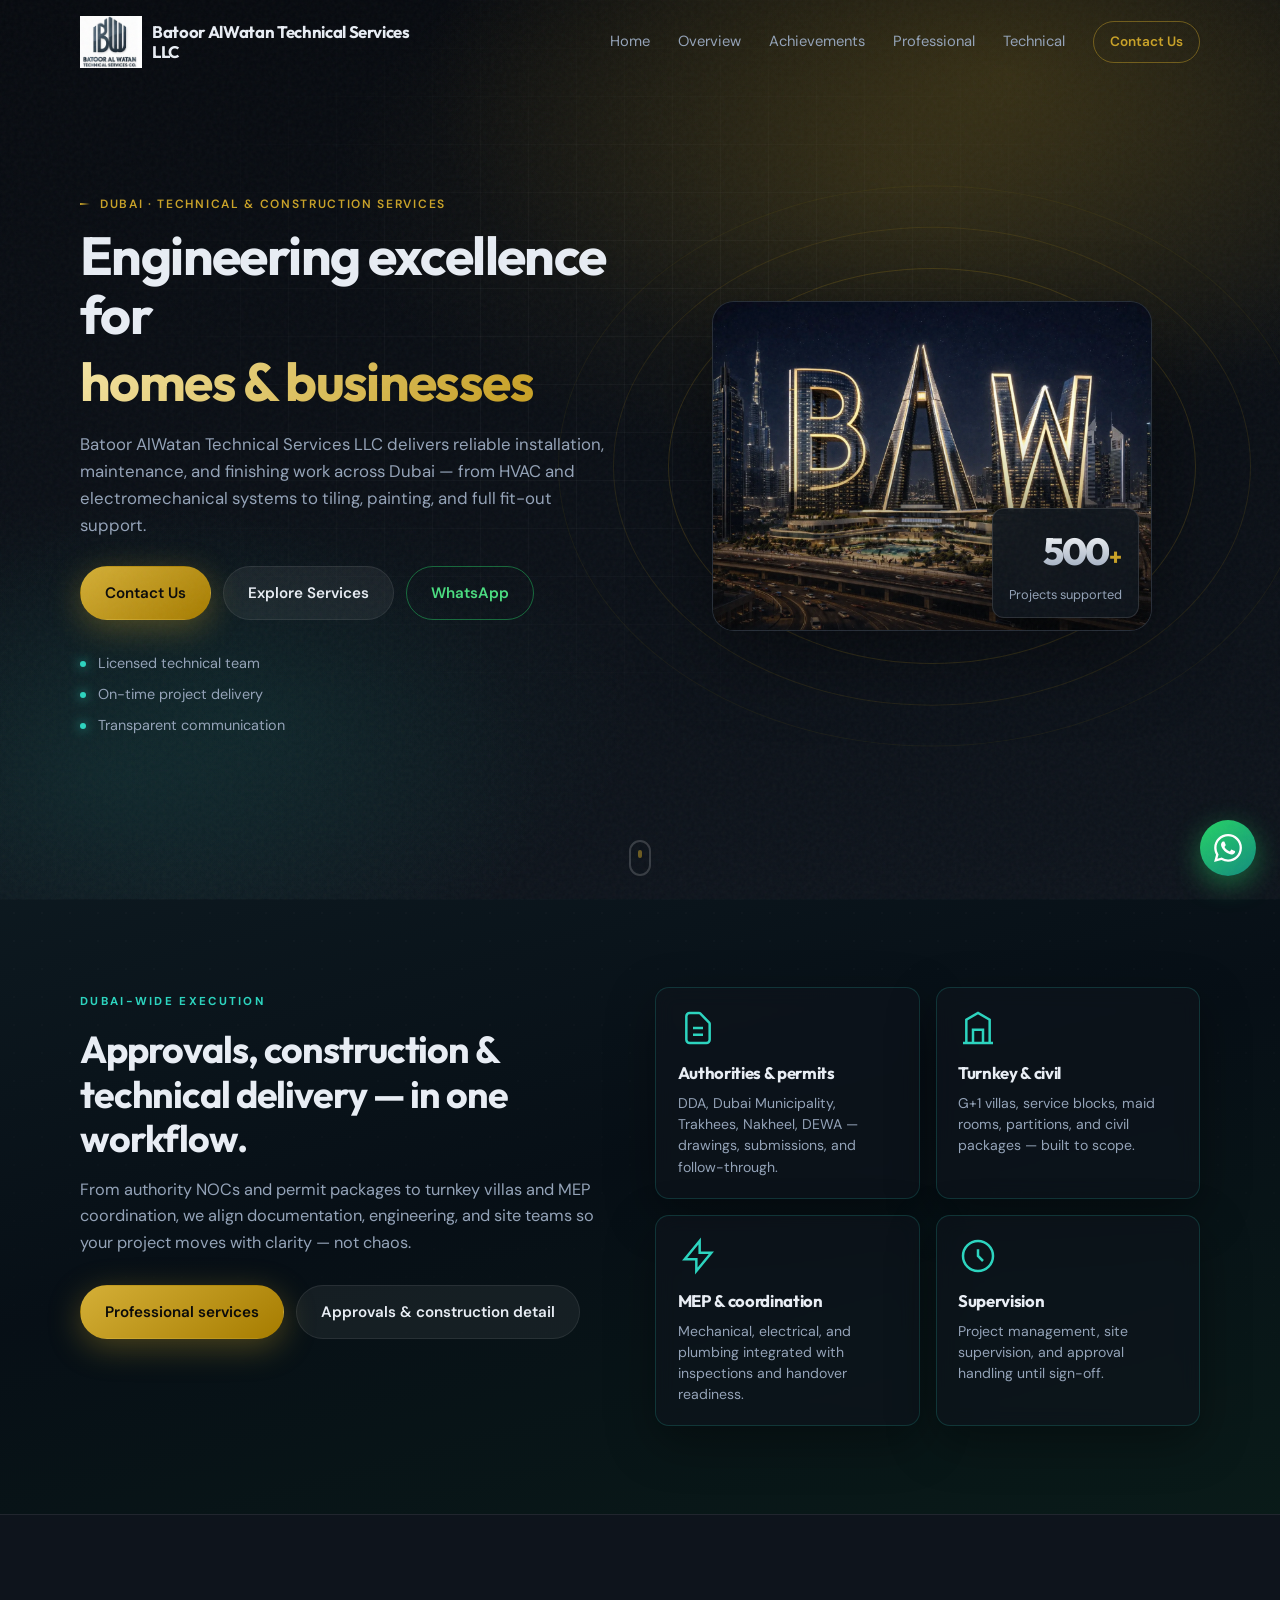
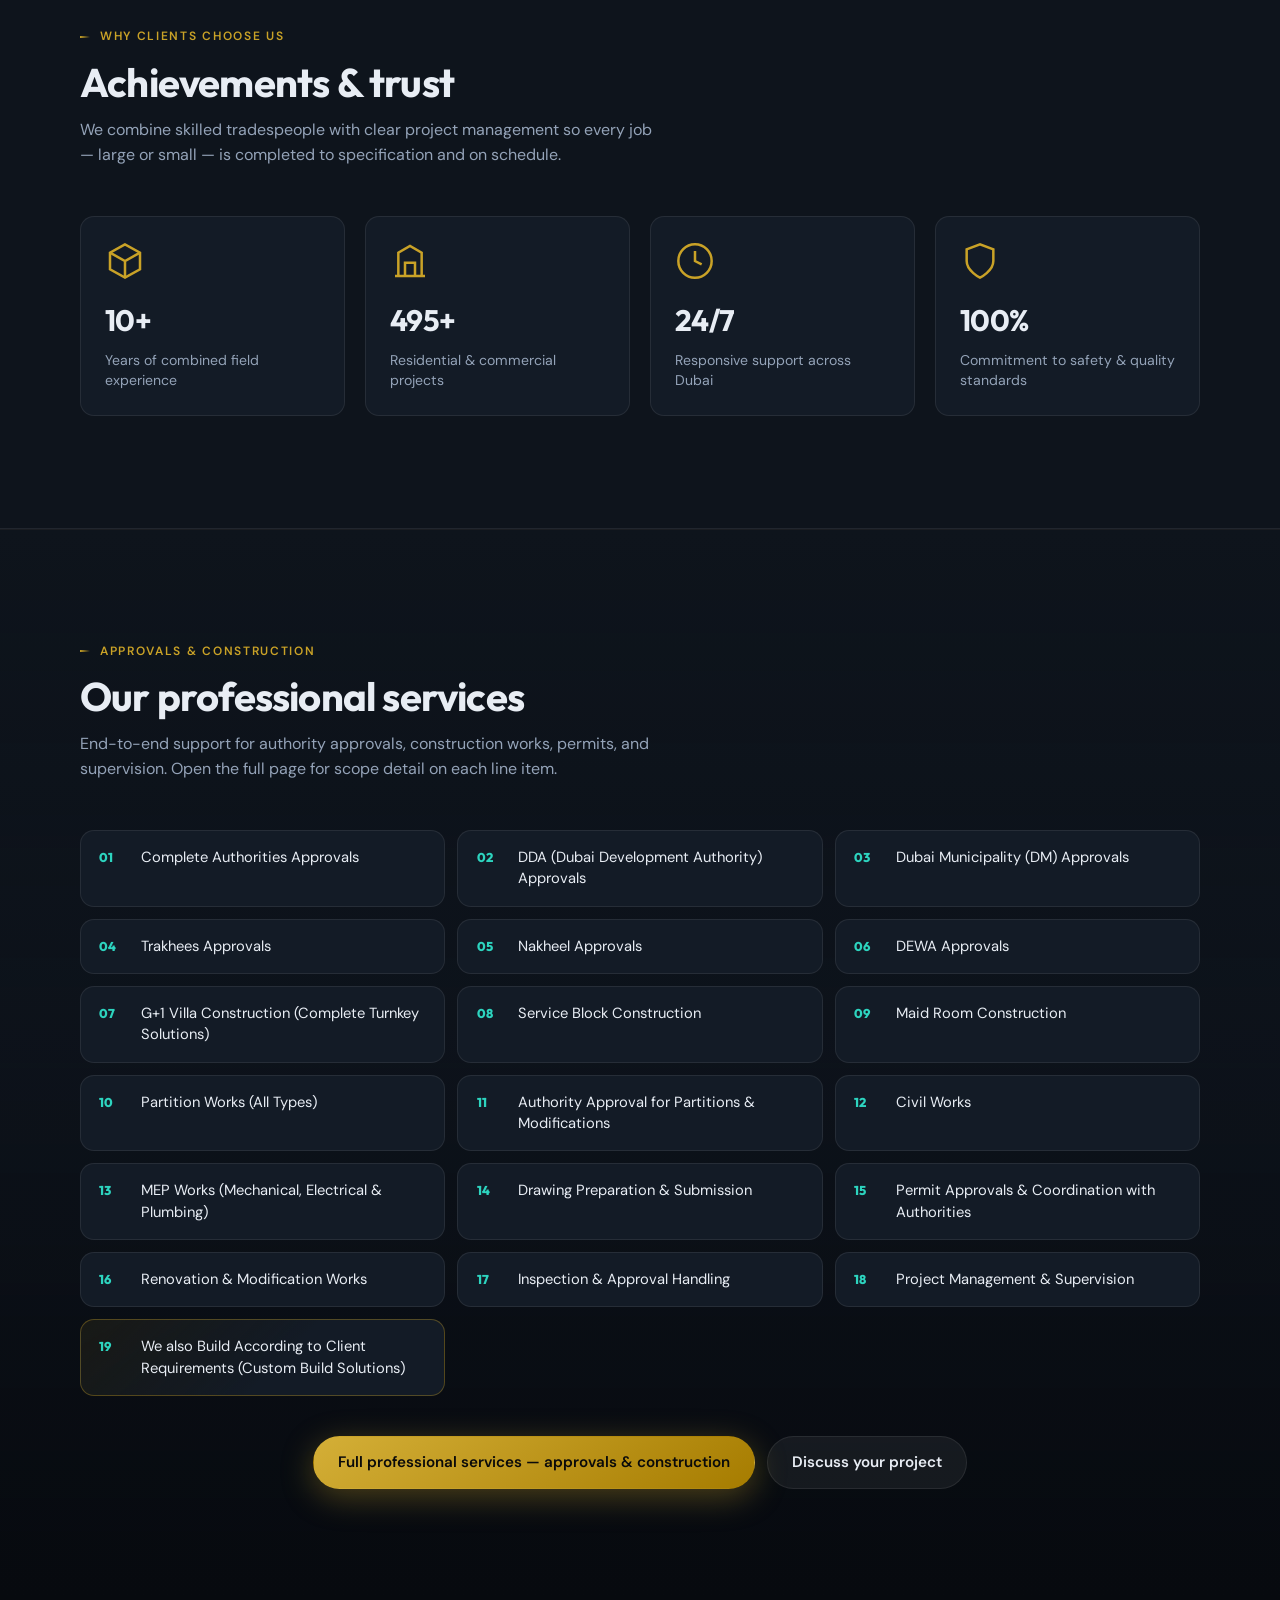
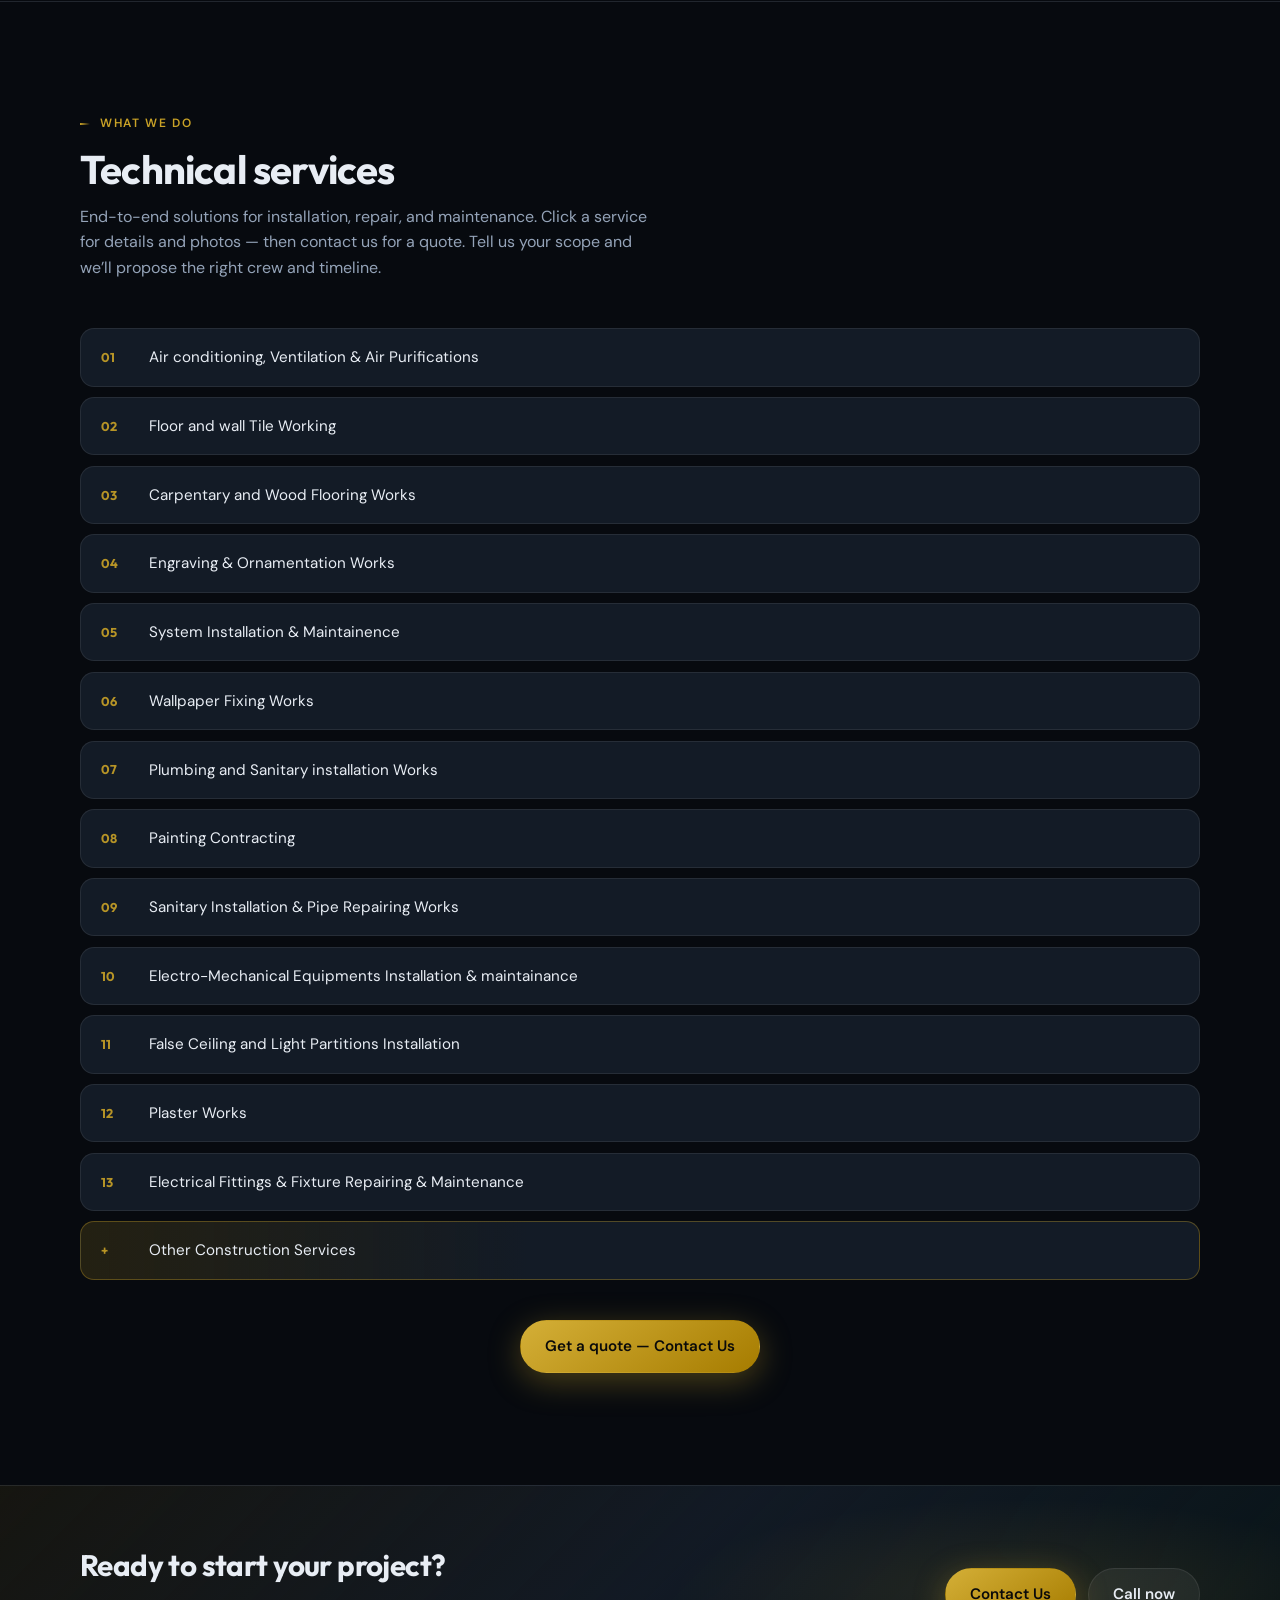
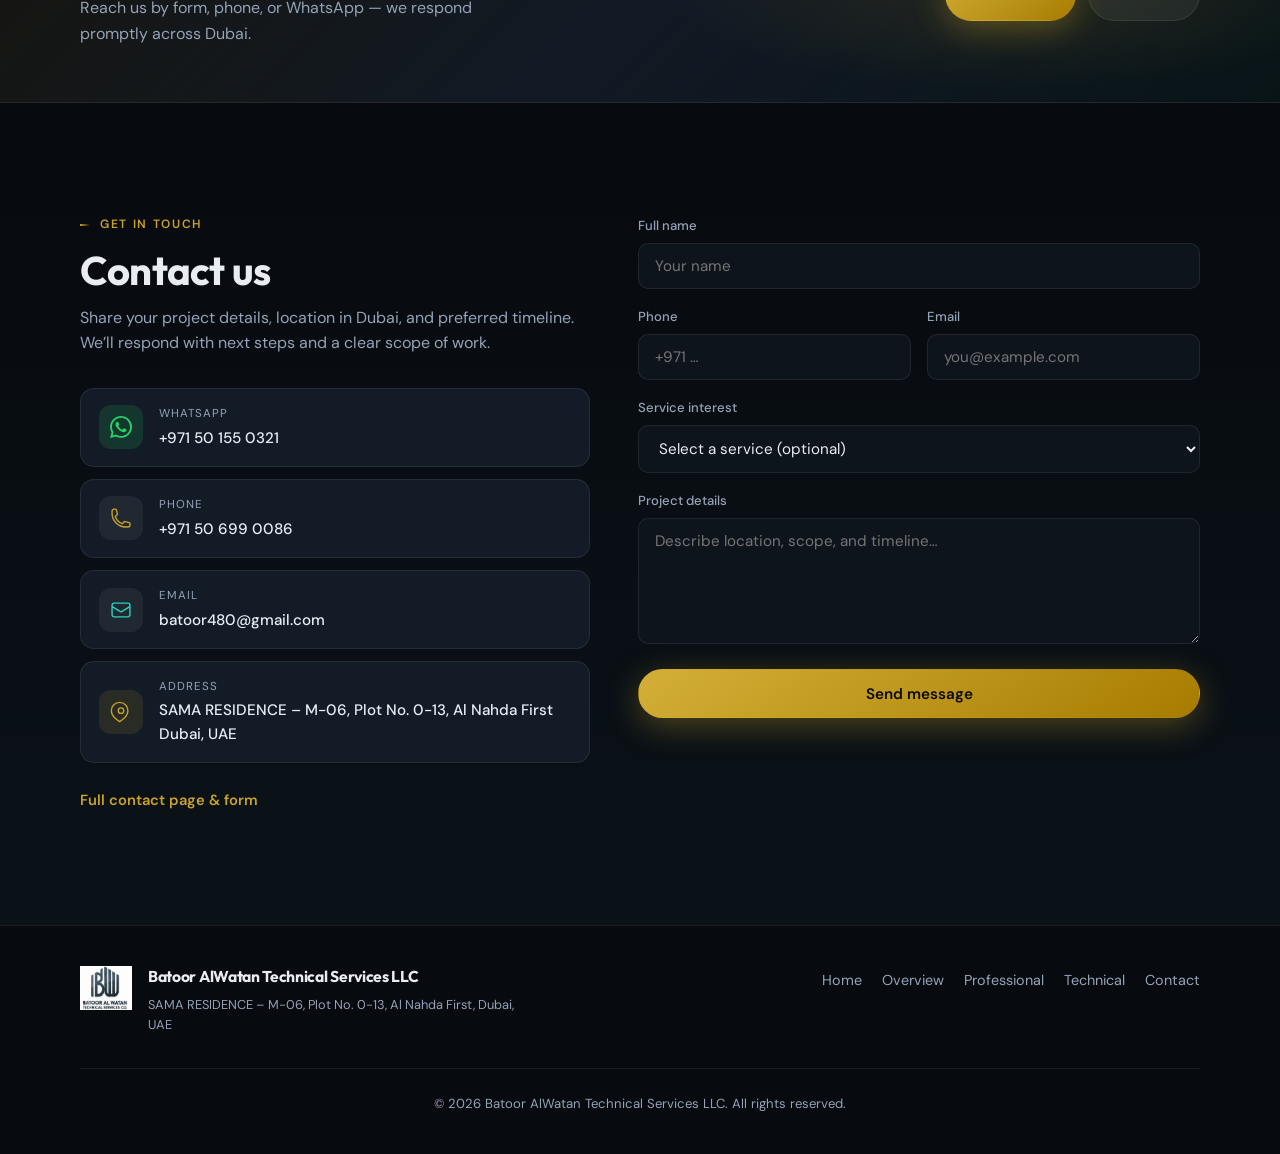
<file: index.html>
<!DOCTYPE html>
<html lang="en">
<head>
  <meta charset="UTF-8" />
  <meta name="viewport" content="width=device-width, initial-scale=1.0" />
  <meta name="description" content="Batoor AlWatan Technical Services LLC — AC, ventilation, tiling, carpentry, electrical, plumbing, painting and construction services in Dubai, UAE." />
  <title>Batoor AlWatan Technical Services LLC | Dubai</title>
  <link rel="preconnect" href="https://fonts.googleapis.com" />
  <link rel="preconnect" href="https://fonts.gstatic.com" crossorigin />
  <link href="https://fonts.googleapis.com/css2?family=DM+Sans:ital,opsz,wght@0,9..40,400;0,9..40,500;0,9..40,600;0,9..40,700;1,9..40,400&family=Outfit:wght@400;500;600;700&display=swap" rel="stylesheet" />
  <link rel="icon" href="assets/images/logo.webp" type="image/webp" />
  <link rel="apple-touch-icon" href="assets/images/logo.webp" />
  <link rel="stylesheet" href="assets/css/style.css" />
</head>
<body>
  <div class="noise" aria-hidden="true"></div>

  <div class="nav-backdrop" id="nav-backdrop" aria-hidden="true"></div>

  <header class="header" id="top">
    <div class="container header__inner">
      <a class="logo" href="#top">
        <img class="logo__img" src="assets/images/logo.webp" width="200" height="56" alt="" decoding="async" />
        <span class="logo__title">Batoor AlWatan Technical Services LLC</span>
      </a>
      <button class="nav-toggle" type="button" aria-label="Open menu" aria-expanded="false">
        <span></span><span></span><span></span>
      </button>
      <nav class="nav" aria-label="Primary">
        <a href="#hero">Home</a>
        <a href="#showcase">Overview</a>
        <a href="#achievements">Achievements</a>
        <a href="#professional-services">Professional</a>
        <a href="#services">Technical</a>
        <a href="contact.html" class="btn btn--sm btn--outline nav__cta">Contact Us</a>
      </nav>
    </div>
  </header>

  <main>
    <section class="hero" id="hero">
      <div class="hero__bg hero__bg--animated" aria-hidden="true"></div>
      <div class="container hero__grid">
        <div class="hero__content hero-animate">
          <p class="eyebrow eyebrow--line">Dubai · Technical &amp; Construction Services</p>
          <h1 class="hero__title">
            <span class="hero__title-line">Engineering excellence for</span>
            <span class="hero__title-line hero__title-line--accent"><span class="text-gradient">homes &amp; businesses</span></span>
          </h1>
          <p class="hero__lead">
            Batoor AlWatan Technical Services LLC delivers reliable installation, maintenance, and finishing work across Dubai — from HVAC and electromechanical systems to tiling, painting, and full fit-out support.
          </p>
          <div class="hero__actions">
            <a href="contact.html" class="btn btn--primary btn--shine">Contact Us</a>
            <a href="#services" class="btn btn--ghost">Explore Services</a>
            <a href="https://wa.me/971501550321" class="btn btn--outline btn--wa" target="_blank" rel="noopener noreferrer">WhatsApp</a>
          </div>
          <ul class="hero__trust" role="list">
            <li><span class="dot"></span> Licensed technical team</li>
            <li><span class="dot"></span> On-time project delivery</li>
            <li><span class="dot"></span> Transparent communication</li>
          </ul>
        </div>
        <div class="hero__visual hero-animate hero-animate--delay">
          <div class="hero__figure float-slow">
            <div class="hero__rings" aria-hidden="true">
              <span></span><span></span><span></span>
            </div>
            <div class="hero__photo-wrap">
              <img
                class="hero__photo"
                src="assets/images/main.webp"
                width="800"
                height="600"
                alt="Professional technical and construction services by Batoor AlWatan in Dubai"
                loading="eager"
                decoding="async"
              />
              <div class="hero__photo-shade" aria-hidden="true"></div>
              <div class="hero__stat-badge">
                <div class="hero__stat-badge-inner">
                  <span class="hero__stat-num" data-count="500">0</span><span class="hero__stat-suffix">+</span>
                  <span class="hero__stat-label">Projects supported</span>
                </div>
              </div>
            </div>
          </div>
        </div>
      </div>
      <a class="scroll-hint" href="#showcase" aria-label="Scroll to overview">
        <span class="scroll-hint__mouse"></span>
      </a>
    </section>

    <section class="showcase" id="showcase" aria-labelledby="showcase-heading">
      <div class="showcase__bg" aria-hidden="true"></div>
      <div class="container showcase__layout">
        <div class="showcase__copy reveal" data-reveal>
          <span class="showcase__kicker">Dubai-wide execution</span>
          <h2 id="showcase-heading" class="showcase__headline">Approvals, construction &amp; technical delivery — in one workflow.</h2>
          <p class="showcase__lede">
            From authority NOCs and permit packages to turnkey villas and MEP coordination, we align documentation, engineering, and site teams so your project moves with clarity — not chaos.
          </p>
          <div class="showcase__actions">
            <a href="#professional-services" class="btn btn--primary btn--shine">Professional services</a>
            <a href="professional-services.html" class="btn btn--ghost">Approvals &amp; construction detail</a>
          </div>
        </div>
        <div class="showcase__panels">
          <article class="showcase-panel reveal" data-reveal>
            <div class="showcase-panel__icon" aria-hidden="true">
              <svg viewBox="0 0 24 24" fill="none" stroke="currentColor" stroke-width="1.5"><path d="M9 12h6m-6 4h6m2 5H7a2 2 0 01-2-2V5a2 2 0 012-2h5.586a1 1 0 01.707.293l5.414 5.414a1 1 0 01.293.707V19a2 2 0 01-2 2z"/></svg>
            </div>
            <h3 class="showcase-panel__title">Authorities &amp; permits</h3>
            <p class="showcase-panel__text">DDA, Dubai Municipality, Trakhees, Nakheel, DEWA — drawings, submissions, and follow-through.</p>
          </article>
          <article class="showcase-panel reveal" data-reveal data-reveal-delay="60">
            <div class="showcase-panel__icon" aria-hidden="true">
              <svg viewBox="0 0 24 24" fill="none" stroke="currentColor" stroke-width="1.5"><path d="M3 21h18M5 21V7l7-4 7 4v14"/><path d="M9 21v-8h6v8"/></svg>
            </div>
            <h3 class="showcase-panel__title">Turnkey &amp; civil</h3>
            <p class="showcase-panel__text">G+1 villas, service blocks, maid rooms, partitions, and civil packages — built to scope.</p>
          </article>
          <article class="showcase-panel reveal" data-reveal data-reveal-delay="120">
            <div class="showcase-panel__icon" aria-hidden="true">
              <svg viewBox="0 0 24 24" fill="none" stroke="currentColor" stroke-width="1.5"><path d="M13 10V3L4 14h7v7l9-11h-7z"/></svg>
            </div>
            <h3 class="showcase-panel__title">MEP &amp; coordination</h3>
            <p class="showcase-panel__text">Mechanical, electrical, and plumbing integrated with inspections and handover readiness.</p>
          </article>
          <article class="showcase-panel reveal" data-reveal data-reveal-delay="180">
            <div class="showcase-panel__icon" aria-hidden="true">
              <svg viewBox="0 0 24 24" fill="none" stroke="currentColor" stroke-width="1.5"><path d="M12 8v4l3 3m6-3a9 9 0 11-18 0 9 9 0 0118 0z"/></svg>
            </div>
            <h3 class="showcase-panel__title">Supervision</h3>
            <p class="showcase-panel__text">Project management, site supervision, and approval handling until sign-off.</p>
          </article>
        </div>
      </div>
    </section>

    <section class="section achievements" id="achievements">
      <div class="container">
        <header class="section__head reveal" data-reveal>
          <p class="eyebrow eyebrow--line">Why clients choose us</p>
          <h2 class="section__title">Achievements &amp; trust</h2>
          <p class="section__desc">
            We combine skilled tradespeople with clear project management so every job — large or small — is completed to specification and on schedule.
          </p>
        </header>
        <div class="achievements__grid">
          <article class="stat-card reveal" data-reveal>
            <div class="stat-card__icon" aria-hidden="true">
              <svg viewBox="0 0 24 24" fill="none" stroke="currentColor" stroke-width="1.5"><path d="M12 2L3 7v10l9 5 9-5V7l-9-5z"/><path d="M12 22V12M3 7l9 5 9-5"/></svg>
            </div>
            <p class="stat-card__value"><span data-count="10">0</span>+</p>
            <p class="stat-card__label">Years of combined field experience</p>
          </article>
          <article class="stat-card reveal" data-reveal data-reveal-delay="80">
            <div class="stat-card__icon" aria-hidden="true">
              <svg viewBox="0 0 24 24" fill="none" stroke="currentColor" stroke-width="1.5"><path d="M3 21h18M5 21V7l7-4 7 4v14"/><path d="M9 21v-8h6v8"/></svg>
            </div>
            <p class="stat-card__value"><span data-count="500">0</span>+</p>
            <p class="stat-card__label">Residential &amp; commercial projects</p>
          </article>
          <article class="stat-card reveal" data-reveal data-reveal-delay="160">
            <div class="stat-card__icon" aria-hidden="true">
              <svg viewBox="0 0 24 24" fill="none" stroke="currentColor" stroke-width="1.5"><circle cx="12" cy="12" r="10"/><path d="M12 6v6l4 2"/></svg>
            </div>
            <p class="stat-card__value"><span data-count="24">0</span>/7</p>
            <p class="stat-card__label">Responsive support across Dubai</p>
          </article>
          <article class="stat-card reveal" data-reveal data-reveal-delay="240">
            <div class="stat-card__icon" aria-hidden="true">
              <svg viewBox="0 0 24 24" fill="none" stroke="currentColor" stroke-width="1.5"><path d="M12 22s8-4 8-10V5l-8-3-8 3v7c0 6 8 10 8 10z"/></svg>
            </div>
            <p class="stat-card__value">100%</p>
            <p class="stat-card__label">Commitment to safety &amp; quality standards</p>
          </article>
        </div>
      </div>
    </section>

    <section class="section pro-services" id="professional-services">
      <div class="container">
        <header class="section__head reveal" data-reveal>
          <p class="eyebrow eyebrow--line">Approvals &amp; construction</p>
          <h2 class="section__title">Our professional services</h2>
          <p class="section__desc">
            End-to-end support for authority approvals, construction works, permits, and supervision. Open the full page for scope detail on each line item.
          </p>
        </header>
        <ul class="pro-services__grid">
          <li class="pro-services__item reveal" data-reveal><a class="pro-card" href="professional-services.html#ps-1"><span class="pro-card__n">01</span><span class="pro-card__text">Complete Authorities Approvals</span></a></li>
          <li class="pro-services__item reveal" data-reveal data-reveal-delay="20"><a class="pro-card" href="professional-services.html#ps-2"><span class="pro-card__n">02</span><span class="pro-card__text">DDA (Dubai Development Authority) Approvals</span></a></li>
          <li class="pro-services__item reveal" data-reveal data-reveal-delay="40"><a class="pro-card" href="professional-services.html#ps-3"><span class="pro-card__n">03</span><span class="pro-card__text">Dubai Municipality (DM) Approvals</span></a></li>
          <li class="pro-services__item reveal" data-reveal data-reveal-delay="60"><a class="pro-card" href="professional-services.html#ps-4"><span class="pro-card__n">04</span><span class="pro-card__text">Trakhees Approvals</span></a></li>
          <li class="pro-services__item reveal" data-reveal data-reveal-delay="80"><a class="pro-card" href="professional-services.html#ps-5"><span class="pro-card__n">05</span><span class="pro-card__text">Nakheel Approvals</span></a></li>
          <li class="pro-services__item reveal" data-reveal data-reveal-delay="100"><a class="pro-card" href="professional-services.html#ps-6"><span class="pro-card__n">06</span><span class="pro-card__text">DEWA Approvals</span></a></li>
          <li class="pro-services__item reveal" data-reveal data-reveal-delay="120"><a class="pro-card" href="professional-services.html#ps-7"><span class="pro-card__n">07</span><span class="pro-card__text">G+1 Villa Construction (Complete Turnkey Solutions)</span></a></li>
          <li class="pro-services__item reveal" data-reveal data-reveal-delay="140"><a class="pro-card" href="professional-services.html#ps-8"><span class="pro-card__n">08</span><span class="pro-card__text">Service Block Construction</span></a></li>
          <li class="pro-services__item reveal" data-reveal data-reveal-delay="160"><a class="pro-card" href="professional-services.html#ps-9"><span class="pro-card__n">09</span><span class="pro-card__text">Maid Room Construction</span></a></li>
          <li class="pro-services__item reveal" data-reveal data-reveal-delay="180"><a class="pro-card" href="professional-services.html#ps-10"><span class="pro-card__n">10</span><span class="pro-card__text">Partition Works (All Types)</span></a></li>
          <li class="pro-services__item reveal" data-reveal data-reveal-delay="200"><a class="pro-card" href="professional-services.html#ps-11"><span class="pro-card__n">11</span><span class="pro-card__text">Authority Approval for Partitions &amp; Modifications</span></a></li>
          <li class="pro-services__item reveal" data-reveal data-reveal-delay="220"><a class="pro-card" href="professional-services.html#ps-12"><span class="pro-card__n">12</span><span class="pro-card__text">Civil Works</span></a></li>
          <li class="pro-services__item reveal" data-reveal data-reveal-delay="240"><a class="pro-card" href="professional-services.html#ps-13"><span class="pro-card__n">13</span><span class="pro-card__text">MEP Works (Mechanical, Electrical &amp; Plumbing)</span></a></li>
          <li class="pro-services__item reveal" data-reveal data-reveal-delay="260"><a class="pro-card" href="professional-services.html#ps-14"><span class="pro-card__n">14</span><span class="pro-card__text">Drawing Preparation &amp; Submission</span></a></li>
          <li class="pro-services__item reveal" data-reveal data-reveal-delay="280"><a class="pro-card" href="professional-services.html#ps-15"><span class="pro-card__n">15</span><span class="pro-card__text">Permit Approvals &amp; Coordination with Authorities</span></a></li>
          <li class="pro-services__item reveal" data-reveal data-reveal-delay="300"><a class="pro-card" href="professional-services.html#ps-16"><span class="pro-card__n">16</span><span class="pro-card__text">Renovation &amp; Modification Works</span></a></li>
          <li class="pro-services__item reveal" data-reveal data-reveal-delay="320"><a class="pro-card" href="professional-services.html#ps-17"><span class="pro-card__n">17</span><span class="pro-card__text">Inspection &amp; Approval Handling</span></a></li>
          <li class="pro-services__item reveal" data-reveal data-reveal-delay="340"><a class="pro-card" href="professional-services.html#ps-18"><span class="pro-card__n">18</span><span class="pro-card__text">Project Management &amp; Supervision</span></a></li>
          <li class="pro-services__item reveal" data-reveal data-reveal-delay="360"><a class="pro-card pro-card--accent" href="professional-services.html#ps-19"><span class="pro-card__n">19</span><span class="pro-card__text">We also Build According to Client Requirements (Custom Build Solutions)</span></a></li>
        </ul>
        <div class="pro-services__cta reveal" data-reveal>
          <a href="professional-services.html" class="btn btn--primary btn--shine">Full professional services — approvals &amp; construction</a>
          <a href="contact.html" class="btn btn--ghost">Discuss your project</a>
        </div>
      </div>
    </section>

    <section class="section services" id="services">
      <div class="container">
        <header class="section__head reveal" data-reveal>
          <p class="eyebrow eyebrow--line">What we do</p>
          <h2 class="section__title">Technical services</h2>
          <p class="section__desc">
            End-to-end solutions for installation, repair, and maintenance. Click a service for details and photos — then contact us for a quote. Tell us your scope and we’ll propose the right crew and timeline.
          </p>
        </header>
        <ul class="services__list">
          <li class="services__item reveal" data-reveal>
            <a class="service-item" href="service.html?s=ac-ventilation"><span class="service-item__n">01</span><span class="service-item__text">Air conditioning, Ventilation &amp; Air Purifications</span></a>
          </li>
          <li class="services__item reveal" data-reveal data-reveal-delay="40">
            <a class="service-item" href="service.html?s=tiling"><span class="service-item__n">02</span><span class="service-item__text">Floor and wall Tile Working</span></a>
          </li>
          <li class="services__item reveal" data-reveal data-reveal-delay="80">
            <a class="service-item" href="service.html?s=carpentry-wood"><span class="service-item__n">03</span><span class="service-item__text">Carpentary and Wood Flooring Works</span></a>
          </li>
          <li class="services__item reveal" data-reveal data-reveal-delay="120">
            <a class="service-item" href="service.html?s=engraving-ornamentation"><span class="service-item__n">04</span><span class="service-item__text">Engraving &amp; Ornamentation Works</span></a>
          </li>
          <li class="services__item reveal" data-reveal data-reveal-delay="160">
            <a class="service-item" href="service.html?s=system-installation"><span class="service-item__n">05</span><span class="service-item__text">System Installation &amp; Maintainence</span></a>
          </li>
          <li class="services__item reveal" data-reveal data-reveal-delay="200">
            <a class="service-item" href="service.html?s=wallpaper"><span class="service-item__n">06</span><span class="service-item__text">Wallpaper Fixing Works</span></a>
          </li>
          <li class="services__item reveal" data-reveal data-reveal-delay="240">
            <a class="service-item" href="service.html?s=plumbing-sanitary"><span class="service-item__n">07</span><span class="service-item__text">Plumbing and Sanitary installation Works</span></a>
          </li>
          <li class="services__item reveal" data-reveal data-reveal-delay="280">
            <a class="service-item" href="service.html?s=painting"><span class="service-item__n">08</span><span class="service-item__text">Painting Contracting</span></a>
          </li>
          <li class="services__item reveal" data-reveal data-reveal-delay="320">
            <a class="service-item" href="service.html?s=sanitary-pipes"><span class="service-item__n">09</span><span class="service-item__text">Sanitary Installation &amp; Pipe Repairing Works</span></a>
          </li>
          <li class="services__item reveal" data-reveal data-reveal-delay="360">
            <a class="service-item" href="service.html?s=electro-mechanical"><span class="service-item__n">10</span><span class="service-item__text">Electro-Mechanical Equipments Installation &amp; maintainance</span></a>
          </li>
          <li class="services__item reveal" data-reveal data-reveal-delay="400">
            <a class="service-item" href="service.html?s=false-ceiling"><span class="service-item__n">11</span><span class="service-item__text">False Ceiling and Light Partitions Installation</span></a>
          </li>
          <li class="services__item reveal" data-reveal data-reveal-delay="440">
            <a class="service-item" href="service.html?s=plaster"><span class="service-item__n">12</span><span class="service-item__text">Plaster Works</span></a>
          </li>
          <li class="services__item reveal" data-reveal data-reveal-delay="480">
            <a class="service-item" href="service.html?s=electrical"><span class="service-item__n">13</span><span class="service-item__text">Electrical Fittings &amp; Fixture Repairing &amp; Maintenance</span></a>
          </li>
          <li class="services__item reveal" data-reveal data-reveal-delay="520">
            <a class="service-item service-item--accent" href="service.html?s=other-construction"><span class="service-item__n">+</span><span class="service-item__text">Other Construction Services</span></a>
          </li>
        </ul>
        <div class="services__cta reveal" data-reveal>
          <a href="contact.html" class="btn btn--primary btn--shine">Get a quote — Contact Us</a>
        </div>
      </div>
    </section>

    <section class="cta-strip reveal" data-reveal id="contact-cta">
      <div class="container cta-strip__inner">
        <div class="cta-strip__text">
          <h2 class="cta-strip__title">Ready to start your project?</h2>
          <p class="cta-strip__desc">Reach us by form, phone, or WhatsApp — we respond promptly across Dubai.</p>
        </div>
        <div class="cta-strip__actions">
          <a href="contact.html" class="btn btn--primary btn--shine">Contact Us</a>
          <a href="tel:+971506990086" class="btn btn--ghost">Call now</a>
        </div>
      </div>
    </section>

    <section class="section contact" id="contact">
      <div class="container contact__grid">
        <div class="contact__intro reveal" data-reveal>
          <p class="eyebrow eyebrow--line">Get in touch</p>
          <h2 class="section__title">Contact us</h2>
          <p class="section__desc contact__intro-text">
            Share your project details, location in Dubai, and preferred timeline. We’ll respond with next steps and a clear scope of work.
          </p>
          <div class="contact__channels">
            <a class="channel" href="https://wa.me/971501550321" target="_blank" rel="noopener noreferrer">
              <span class="channel__icon channel__icon--wa" aria-hidden="true"></span>
              <span class="channel__body">
                <span class="channel__label">WhatsApp</span>
                <span class="channel__value">+971 50 155 0321</span>
              </span>
            </a>
            <a class="channel" href="tel:+971506990086">
              <span class="channel__icon channel__icon--phone" aria-hidden="true"></span>
              <span class="channel__body">
                <span class="channel__label">Phone</span>
                <span class="channel__value">+971 50 699 0086</span>
              </span>
            </a>
            <a class="channel" href="mailto:batoor480@gmail.com">
              <span class="channel__icon channel__icon--mail" aria-hidden="true"></span>
              <span class="channel__body">
                <span class="channel__label">Email</span>
                <span class="channel__value">batoor480@gmail.com</span>
              </span>
            </a>
            <div class="channel channel--address" role="group" aria-label="Office address">
              <span class="channel__icon channel__icon--pin" aria-hidden="true"></span>
              <div class="channel__body">
                <span class="channel__label">Address</span>
                <p class="channel__value channel__value--address">
                  SAMA RESIDENCE – M-06,
                  Plot No. 0-13,
                  Al Nahda First<br />
                  Dubai, UAE
                </p>
              </div>
            </div>
          </div>
          <p class="contact__page-link">
            <a href="contact.html" class="link-arrow">Full contact page &amp; form</a>
          </p>
        </div>
        <div class="contact__form-wrap reveal" data-reveal data-reveal-delay="100">
          <form class="contact-form" id="contact-form" action="contact.php" method="post" novalidate>
            <input type="text" name="website" class="hp" tabindex="-1" autocomplete="off" aria-hidden="true" />
            <div class="form-row">
              <label for="name">Full name</label>
              <input type="text" id="name" name="name" required placeholder="Your name" autocomplete="name" />
            </div>
            <div class="form-row form-row--half">
              <div>
                <label for="phone">Phone</label>
                <input type="tel" id="phone" name="phone" required placeholder="+971 …" autocomplete="tel" />
              </div>
              <div>
                <label for="email">Email</label>
                <input type="email" id="email" name="email" required placeholder="you@example.com" autocomplete="email" />
              </div>
            </div>
            <div class="form-row">
              <label for="service">Service interest</label>
              <select id="service" name="service">
                <option value="">Select a service (optional)</option>
                <option>Air conditioning, Ventilation &amp; Air Purifications</option>
                <option>Floor and wall Tile Working</option>
                <option>Carpentary and Wood Flooring Works</option>
                <option>Engraving &amp; Ornamentation Works</option>
                <option>System Installation &amp; Maintainence</option>
                <option>Wallpaper Fixing Works</option>
                <option>Plumbing and Sanitary installation Works</option>
                <option>Painting Contracting</option>
                <option>Sanitary Installation &amp; Pipe Repairing Works</option>
                <option>Electro-Mechanical Equipments Installation &amp; maintainance</option>
                <option>False Ceiling and Light Partitions Installation</option>
                <option>Plaster Works</option>
                <option>Electrical Fittings &amp; Fixture Repairing &amp; Maintenance</option>
                <option>Other Construction Services</option>
              </select>
            </div>
            <div class="form-row">
              <label for="message">Project details</label>
              <textarea id="message" name="message" rows="5" required placeholder="Describe location, scope, and timeline…"></textarea>
            </div>
            <button type="submit" class="btn btn--primary btn--full btn--shine">Send message</button>
            <p class="form-note" id="form-status" role="status" aria-live="polite"></p>
          </form>
        </div>
      </div>
    </section>
  </main>

  <footer class="footer">
    <div class="container footer__inner">
      <div class="footer__brand">
        <a class="footer__logo" href="#top" aria-label="Batoor AlWatan — home">
          <img class="logo__img logo__img--footer" src="assets/images/logo.webp" width="160" height="44" alt="" decoding="async" />
        </a>
        <div class="footer__brand-body">
          <p class="footer__name">Batoor AlWatan Technical Services LLC</p>
          <address class="footer__address">
            SAMA RESIDENCE – M-06,
            Plot No. 0-13,
            Al Nahda First,
            Dubai, UAE
          </address>
        </div>
      </div>
      <div class="footer__links">
        <a href="#hero">Home</a>
        <a href="#showcase">Overview</a>
        <a href="#professional-services">Professional</a>
        <a href="#services">Technical</a>
        <a href="contact.html">Contact</a>
      </div>
      <p class="footer__copy">&copy; <span id="year"></span> Batoor AlWatan Technical Services LLC. All rights reserved.</p>
    </div>
  </footer>

  <a class="fab" href="https://wa.me/971501550321" target="_blank" rel="noopener noreferrer" aria-label="Chat on WhatsApp">
    <svg viewBox="0 0 24 24" fill="currentColor" aria-hidden="true"><path d="M17.472 14.382c-.297-.149-1.758-.867-2.03-.967-.273-.099-.471-.148-.67.15-.197.297-.767.966-.94 1.164-.173.199-.347.223-.644.075-.297-.15-1.255-.463-2.39-1.475-.883-.788-1.48-1.761-1.653-2.059-.173-.297-.018-.458.13-.606.134-.133.298-.347.446-.52.149-.174.198-.298.298-.497.099-.198.05-.371-.025-.52-.075-.149-.669-1.612-.916-2.207-.242-.579-.487-.5-.669-.51-.173-.008-.371-.01-.57-.01-.198 0-.52.074-.792.372-.272.297-1.04 1.016-1.04 2.479 0 1.462 1.065 2.875 1.213 3.074.149.198 2.096 3.2 5.077 4.487.709.306 1.262.489 1.694.625.712.227 1.36.195 1.871.118.571-.085 1.758-.719 2.006-1.413.248-.694.248-1.289.173-1.413-.074-.124-.272-.198-.57-.347m-5.421 7.403h-.004a9.87 9.87 0 01-5.031-1.378l-.361-.214-3.741.982.998-3.648-.235-.374a9.86 9.86 0 01-1.51-5.26c.001-5.45 4.436-9.884 9.888-9.884 2.64 0 5.122 1.03 6.988 2.898a9.825 9.825 0 012.893 6.994c-.003 5.45-4.437 9.884-9.885 9.884m8.413-18.297A11.815 11.815 0 0012.05 0C5.495 0 .16 5.335.157 11.892c0 2.096.547 4.142 1.588 5.945L.057 24l6.305-1.654a11.882 11.882 0 005.683 1.448h.005c6.554 0 11.89-5.335 11.893-11.893a11.821 11.821 0 00-3.48-8.413z"/></svg>
  </a>

  <script src="assets/js/main.js" defer></script>
</body>
</html>
</file>
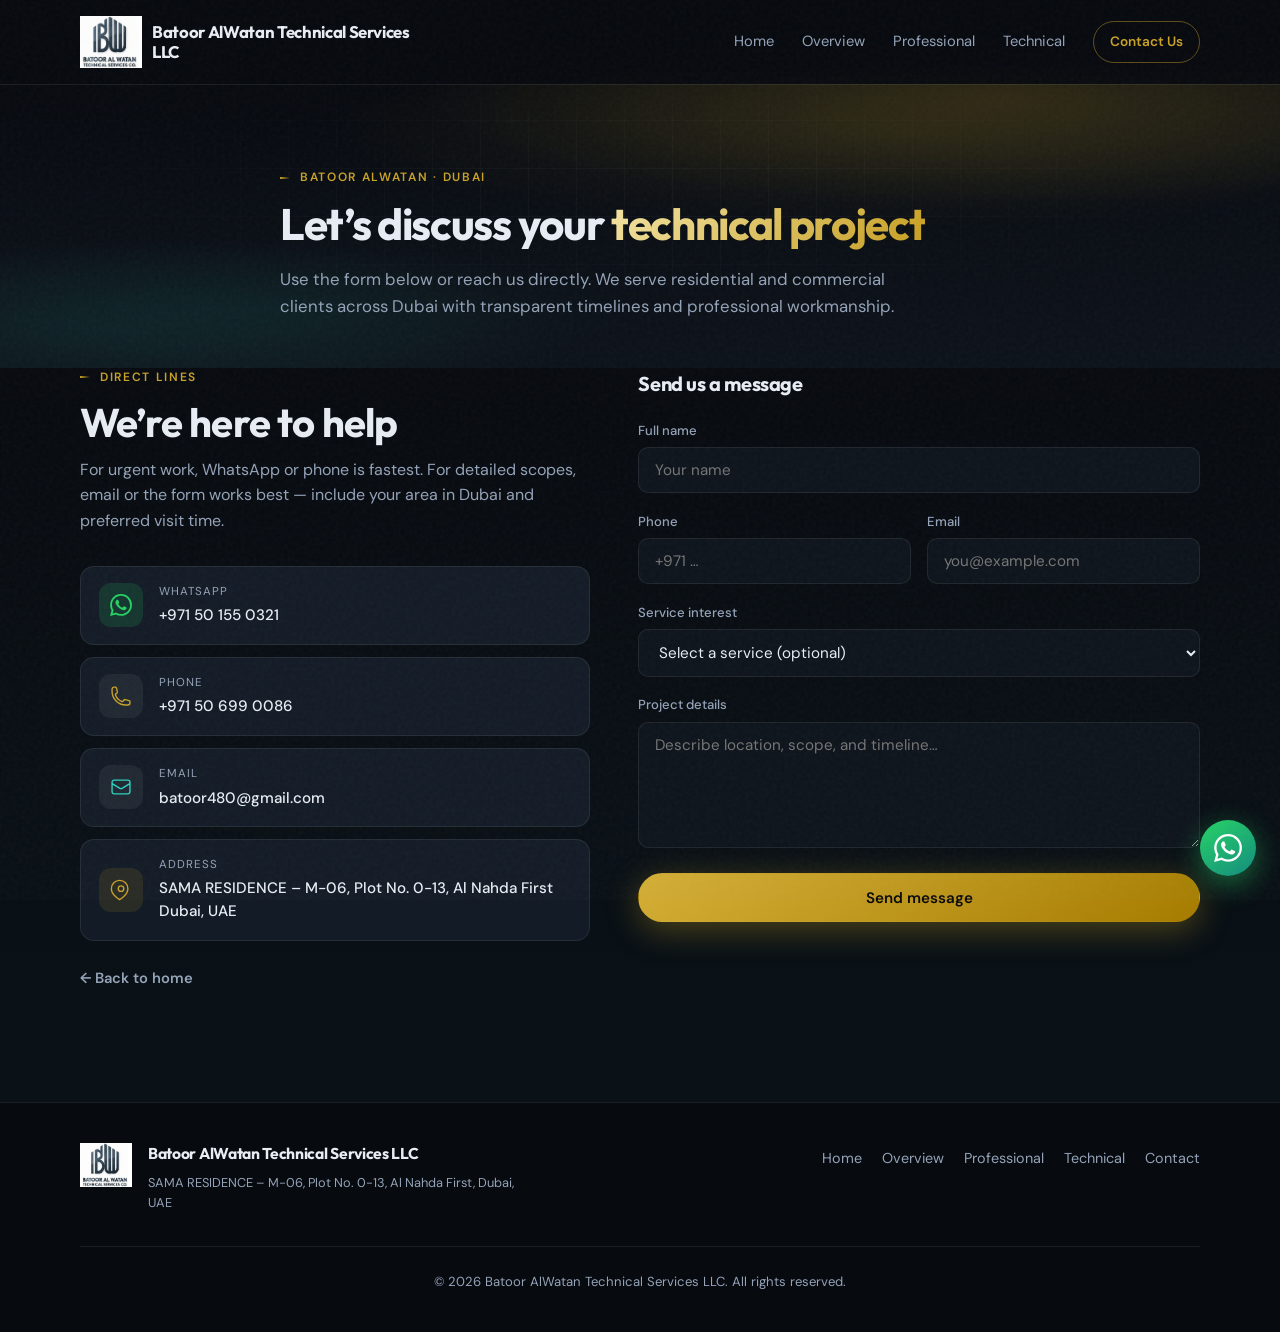
<file: contact.html>
<!DOCTYPE html>
<html lang="en">
<head>
  <meta charset="UTF-8" />
  <meta name="viewport" content="width=device-width, initial-scale=1.0" />
  <meta name="description" content="Contact Batoor AlWatan Technical Services LLC — Dubai. Request a quote for AC, construction, electrical, plumbing and more." />
  <title>Contact Us | Batoor AlWatan Technical Services LLC</title>
  <link rel="preconnect" href="https://fonts.googleapis.com" />
  <link rel="preconnect" href="https://fonts.gstatic.com" crossorigin />
  <link href="https://fonts.googleapis.com/css2?family=DM+Sans:ital,opsz,wght@0,9..40,400;0,9..40,500;0,9..40,600;0,9..40,700;1,9..40,400&family=Outfit:wght@400;500;600;700&display=swap" rel="stylesheet" />
  <link rel="icon" href="assets/images/logo.webp" type="image/webp" />
  <link rel="stylesheet" href="assets/css/style.css" />
</head>
<body>
  <div class="noise" aria-hidden="true"></div>
  <div class="nav-backdrop" id="nav-backdrop" aria-hidden="true"></div>

  <header class="header header--page" id="top">
    <div class="container header__inner">
      <a class="logo" href="index.html">
        <img class="logo__img" src="assets/images/logo.webp" width="200" height="56" alt="" decoding="async" />
        <span class="logo__title">Batoor AlWatan Technical Services LLC</span>
      </a>
      <button class="nav-toggle" type="button" aria-label="Open menu" aria-expanded="false">
        <span></span><span></span><span></span>
      </button>
      <nav class="nav" aria-label="Primary">
        <a href="index.html#hero">Home</a>
        <a href="index.html#showcase">Overview</a>
        <a href="index.html#professional-services">Professional</a>
        <a href="index.html#services">Technical</a>
        <a href="contact.html" class="btn btn--sm btn--outline nav__cta" aria-current="page">Contact Us</a>
      </nav>
    </div>
  </header>

  <main class="contact-page">
    <section class="contact-page__hero">
      <div class="hero__bg hero__bg--animated" aria-hidden="true"></div>
      <div class="container contact-page__hero-inner hero-animate">
        <p class="eyebrow eyebrow--line">Batoor AlWatan · Dubai</p>
        <h1 class="contact-page__title">Let’s discuss your <span class="text-gradient">technical project</span></h1>
        <p class="contact-page__lead">
          Use the form below or reach us directly. We serve residential and commercial clients across Dubai with transparent timelines and professional workmanship.
        </p>
      </div>
    </section>

    <section class="section contact contact--page">
      <div class="container contact__grid">
        <div class="contact__intro reveal" data-reveal>
          <p class="eyebrow eyebrow--line">Direct lines</p>
          <h2 class="section__title">We’re here to help</h2>
          <p class="section__desc contact__intro-text">
            For urgent work, WhatsApp or phone is fastest. For detailed scopes, email or the form works best — include your area in Dubai and preferred visit time.
          </p>
          <div class="contact__channels">
            <a class="channel" href="https://wa.me/971501550321" target="_blank" rel="noopener noreferrer">
              <span class="channel__icon channel__icon--wa" aria-hidden="true"></span>
              <span class="channel__body">
                <span class="channel__label">WhatsApp</span>
                <span class="channel__value">+971 50 155 0321</span>
              </span>
            </a>
            <a class="channel" href="tel:+971506990086">
              <span class="channel__icon channel__icon--phone" aria-hidden="true"></span>
              <span class="channel__body">
                <span class="channel__label">Phone</span>
                <span class="channel__value">+971 50 699 0086</span>
              </span>
            </a>
            <a class="channel" href="mailto:batoor480@gmail.com">
              <span class="channel__icon channel__icon--mail" aria-hidden="true"></span>
              <span class="channel__body">
                <span class="channel__label">Email</span>
                <span class="channel__value">batoor480@gmail.com</span>
              </span>
            </a>
            <div class="channel channel--address" role="group" aria-label="Office address">
              <span class="channel__icon channel__icon--pin" aria-hidden="true"></span>
              <div class="channel__body">
                <span class="channel__label">Address</span>
                <p class="channel__value channel__value--address">
                  SAMA RESIDENCE – M-06,
                  Plot No. 0-13,
                  Al Nahda First<br/>
                  Dubai, UAE
                </p>
              </div>
            </div>
          </div>
          <p class="contact__back">
            <a href="index.html" class="link-arrow link-arrow--back">← Back to home</a>
          </p>
        </div>
        <div class="contact__form-wrap reveal" data-reveal data-reveal-delay="100">
          <h3 class="form-card__title">Send us a message</h3>
          <form class="contact-form" id="contact-form" action="contact.php" method="post" novalidate>
            <input type="text" name="website" class="hp" tabindex="-1" autocomplete="off" aria-hidden="true" />
            <div class="form-row">
              <label for="name">Full name</label>
              <input type="text" id="name" name="name" required placeholder="Your name" autocomplete="name" />
            </div>
            <div class="form-row form-row--half">
              <div>
                <label for="phone">Phone</label>
                <input type="tel" id="phone" name="phone" required placeholder="+971 …" autocomplete="tel" />
              </div>
              <div>
                <label for="email">Email</label>
                <input type="email" id="email" name="email" required placeholder="you@example.com" autocomplete="email" />
              </div>
            </div>
            <div class="form-row">
              <label for="service">Service interest</label>
              <select id="service" name="service">
                <option value="">Select a service (optional)</option>
                <option>Air conditioning, Ventilation &amp; Air Purifications</option>
                <option>Floor and wall Tile Working</option>
                <option>Carpentary and Wood Flooring Works</option>
                <option>Engraving &amp; Ornamentation Works</option>
                <option>System Installation &amp; Maintainence</option>
                <option>Wallpaper Fixing Works</option>
                <option>Plumbing and Sanitary installation Works</option>
                <option>Painting Contracting</option>
                <option>Sanitary Installation &amp; Pipe Repairing Works</option>
                <option>Electro-Mechanical Equipments Installation &amp; maintainance</option>
                <option>False Ceiling and Light Partitions Installation</option>
                <option>Plaster Works</option>
                <option>Electrical Fittings &amp; Fixture Repairing &amp; Maintenance</option>
                <option>Other Construction Services</option>
              </select>
            </div>
            <div class="form-row">
              <label for="message">Project details</label>
              <textarea id="message" name="message" rows="5" required placeholder="Describe location, scope, and timeline…"></textarea>
            </div>
            <button type="submit" class="btn btn--primary btn--full btn--shine">Send message</button>
            <p class="form-note" id="form-status" role="status" aria-live="polite"></p>
          </form>
        </div>
      </div>
    </section>
  </main>

  <footer class="footer">
    <div class="container footer__inner">
      <div class="footer__brand">
        <a class="footer__logo" href="index.html" aria-label="Batoor AlWatan — home">
          <img class="logo__img logo__img--footer" src="assets/images/logo.webp" width="160" height="44" alt="" decoding="async" />
        </a>
        <div class="footer__brand-body">
          <p class="footer__name">Batoor AlWatan Technical Services LLC</p>
          <address class="footer__address">
            SAMA RESIDENCE – M-06,
            Plot No. 0-13,
            Al Nahda First,
            Dubai, UAE
          </address>
        </div>
      </div>
      <div class="footer__links">
        <a href="index.html#hero">Home</a>
        <a href="index.html#showcase">Overview</a>
        <a href="index.html#professional-services">Professional</a>
        <a href="index.html#services">Technical</a>
        <a href="contact.html">Contact</a>
      </div>
      <p class="footer__copy">&copy; <span id="year"></span> Batoor AlWatan Technical Services LLC. All rights reserved.</p>
    </div>
  </footer>

  <a class="fab" href="https://wa.me/971501550321" target="_blank" rel="noopener noreferrer" aria-label="Chat on WhatsApp">
    <svg viewBox="0 0 24 24" fill="currentColor" aria-hidden="true"><path d="M17.472 14.382c-.297-.149-1.758-.867-2.03-.967-.273-.099-.471-.148-.67.15-.197.297-.767.966-.94 1.164-.173.199-.347.223-.644.075-.297-.15-1.255-.463-2.39-1.475-.883-.788-1.48-1.761-1.653-2.059-.173-.297-.018-.458.13-.606.134-.133.298-.347.446-.52.149-.174.198-.298.298-.497.099-.198.05-.371-.025-.52-.075-.149-.669-1.612-.916-2.207-.242-.579-.487-.5-.669-.51-.173-.008-.371-.01-.57-.01-.198 0-.52.074-.792.372-.272.297-1.04 1.016-1.04 2.479 0 1.462 1.065 2.875 1.213 3.074.149.198 2.096 3.2 5.077 4.487.709.306 1.262.489 1.694.625.712.227 1.36.195 1.871.118.571-.085 1.758-.719 2.006-1.413.248-.694.248-1.289.173-1.413-.074-.124-.272-.198-.57-.347m-5.421 7.403h-.004a9.87 9.87 0 01-5.031-1.378l-.361-.214-3.741.982.998-3.648-.235-.374a9.86 9.86 0 01-1.51-5.26c.001-5.45 4.436-9.884 9.888-9.884 2.64 0 5.122 1.03 6.988 2.898a9.825 9.825 0 012.893 6.994c-.003 5.45-4.437 9.884-9.885 9.884m8.413-18.297A11.815 11.815 0 0012.05 0C5.495 0 .16 5.335.157 11.892c0 2.096.547 4.142 1.588 5.945L.057 24l6.305-1.654a11.882 11.882 0 005.683 1.448h.005c6.554 0 11.89-5.335 11.893-11.893a11.821 11.821 0 00-3.48-8.413z"/></svg>
  </a>

  <script src="assets/js/main.js" defer></script>
</body>
</html>
</file>
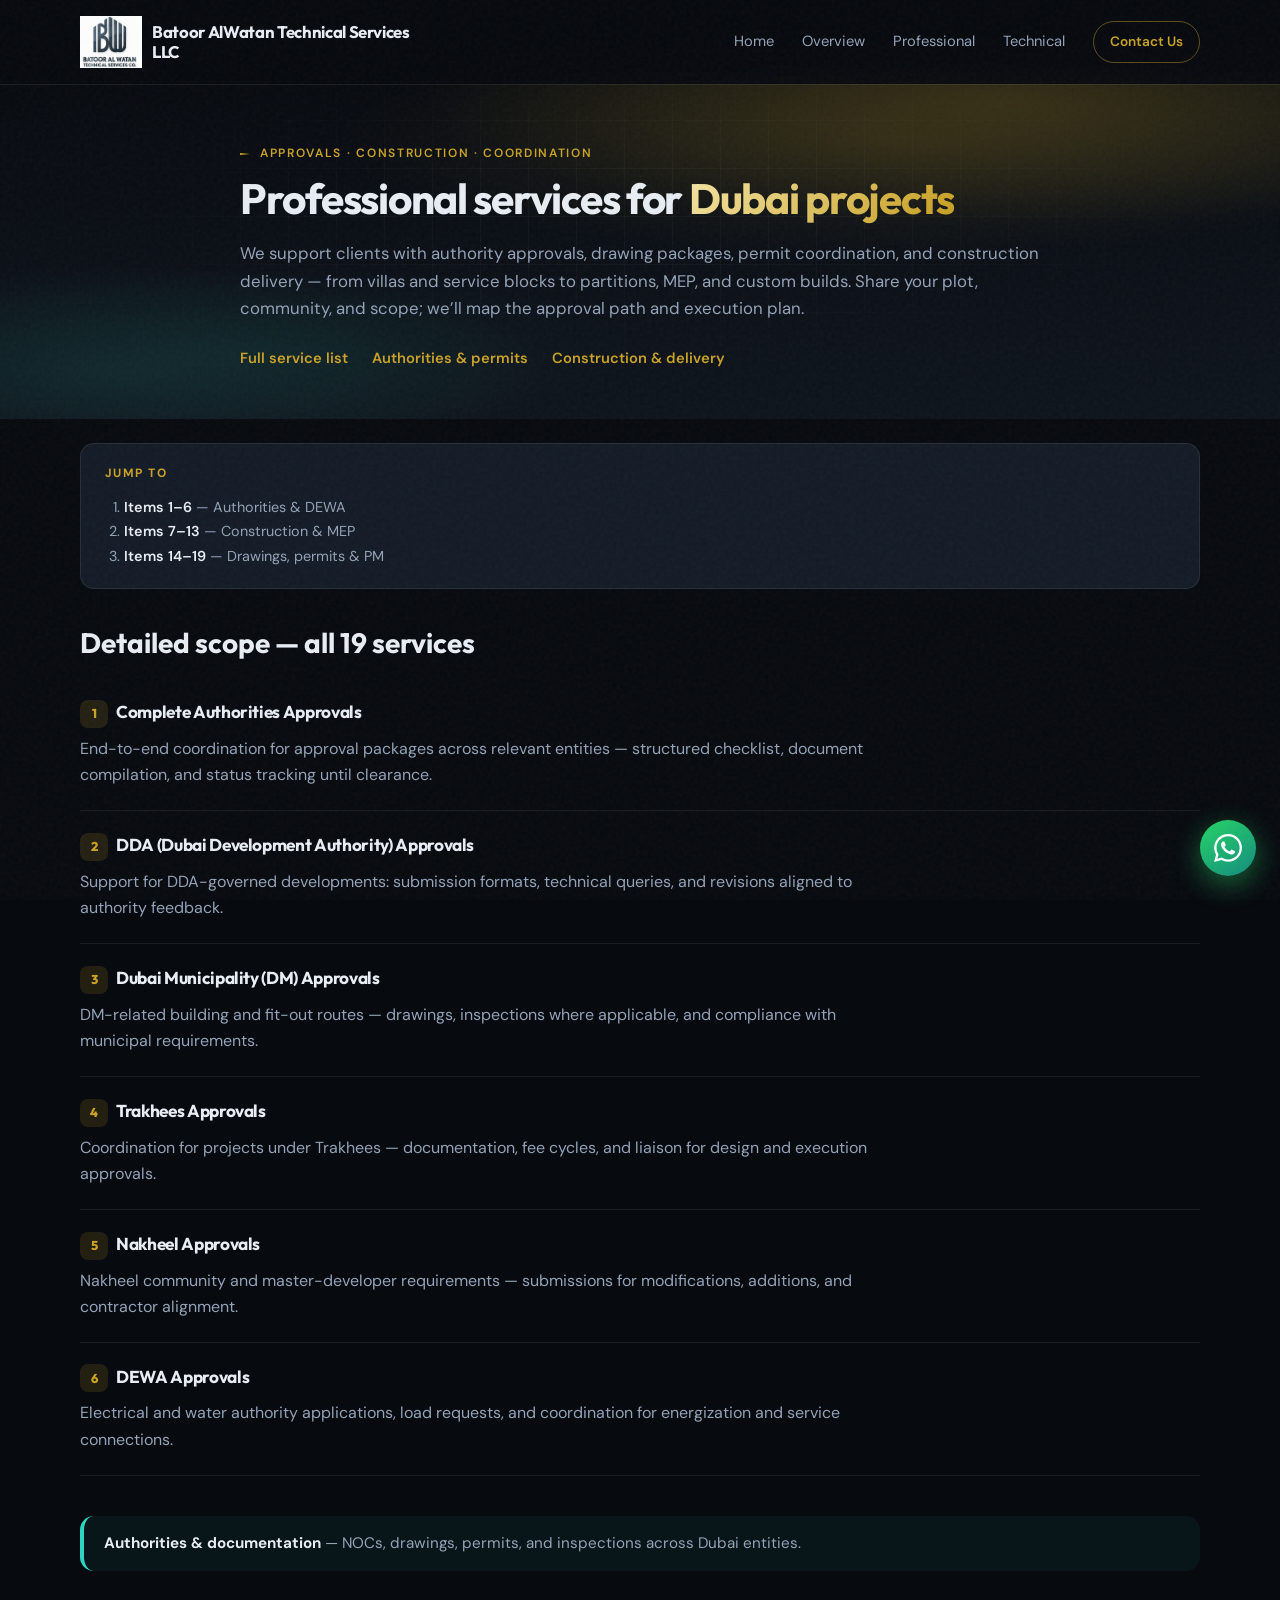
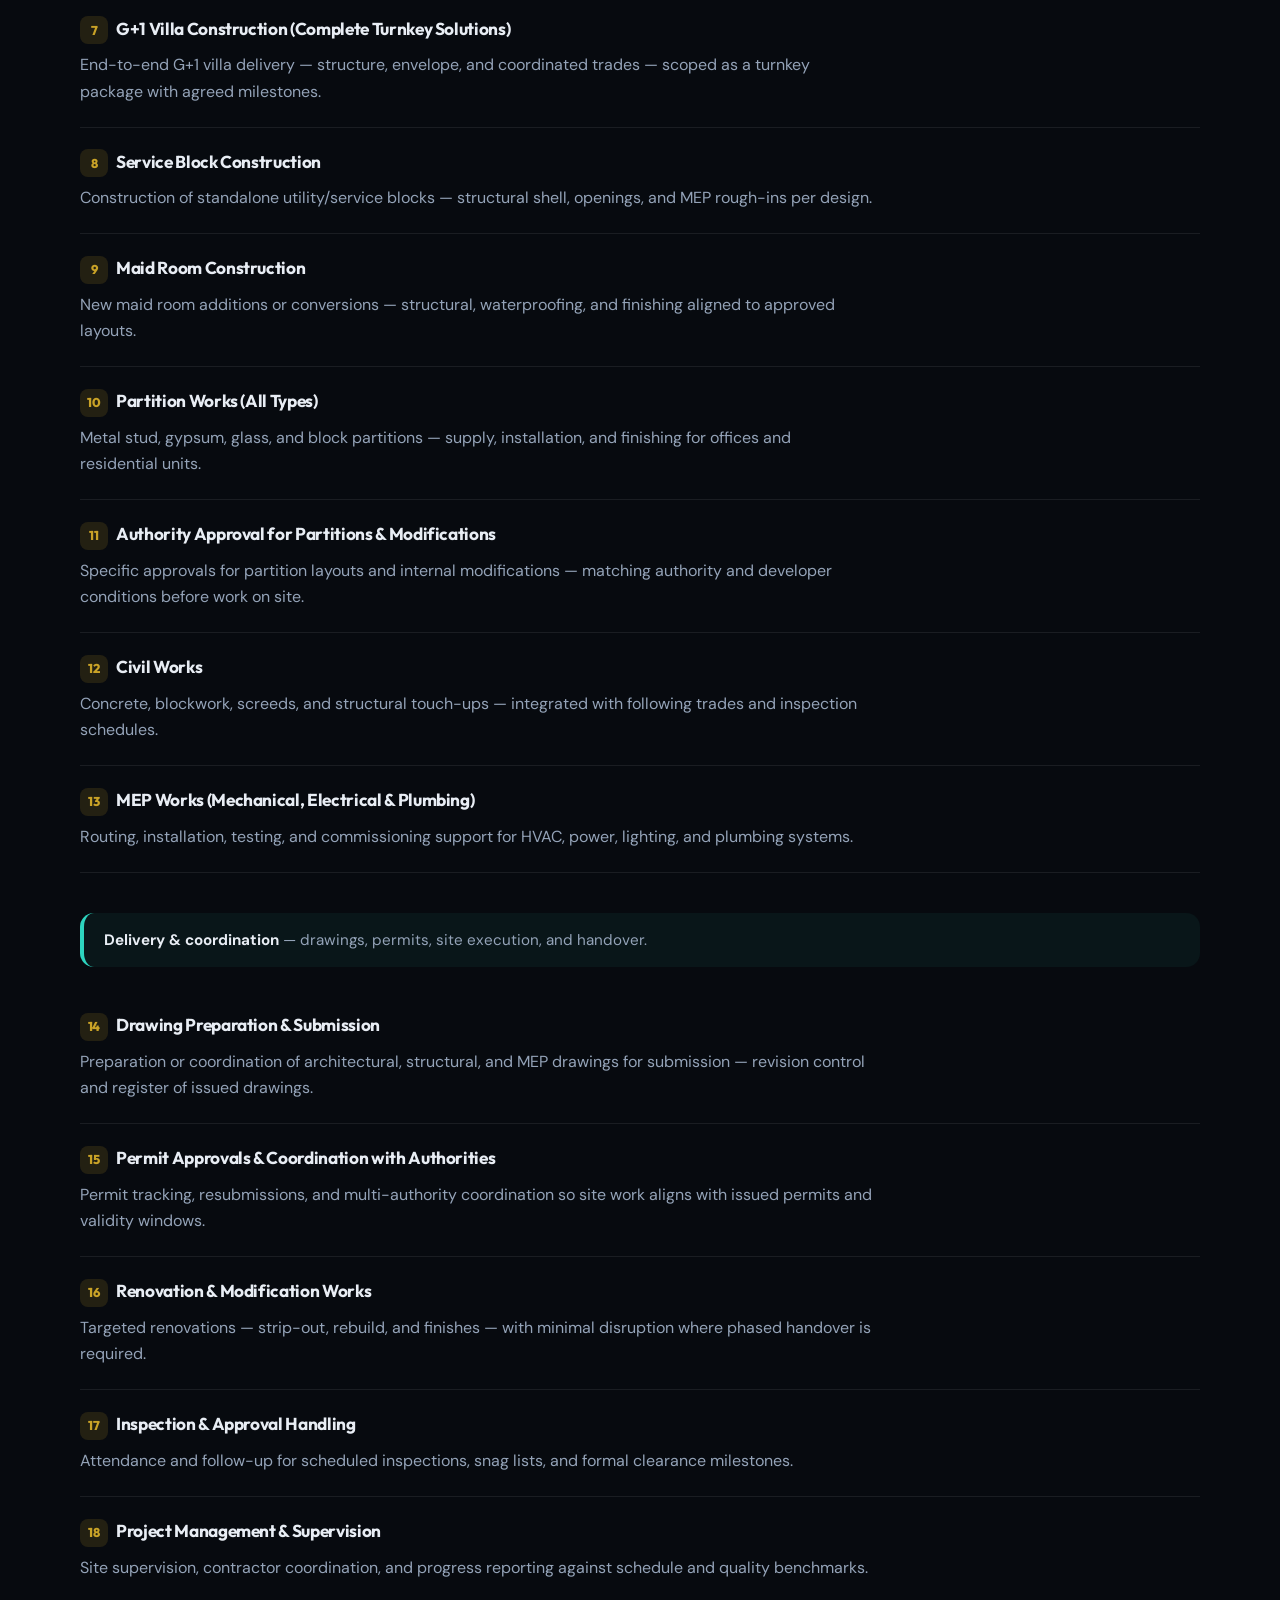
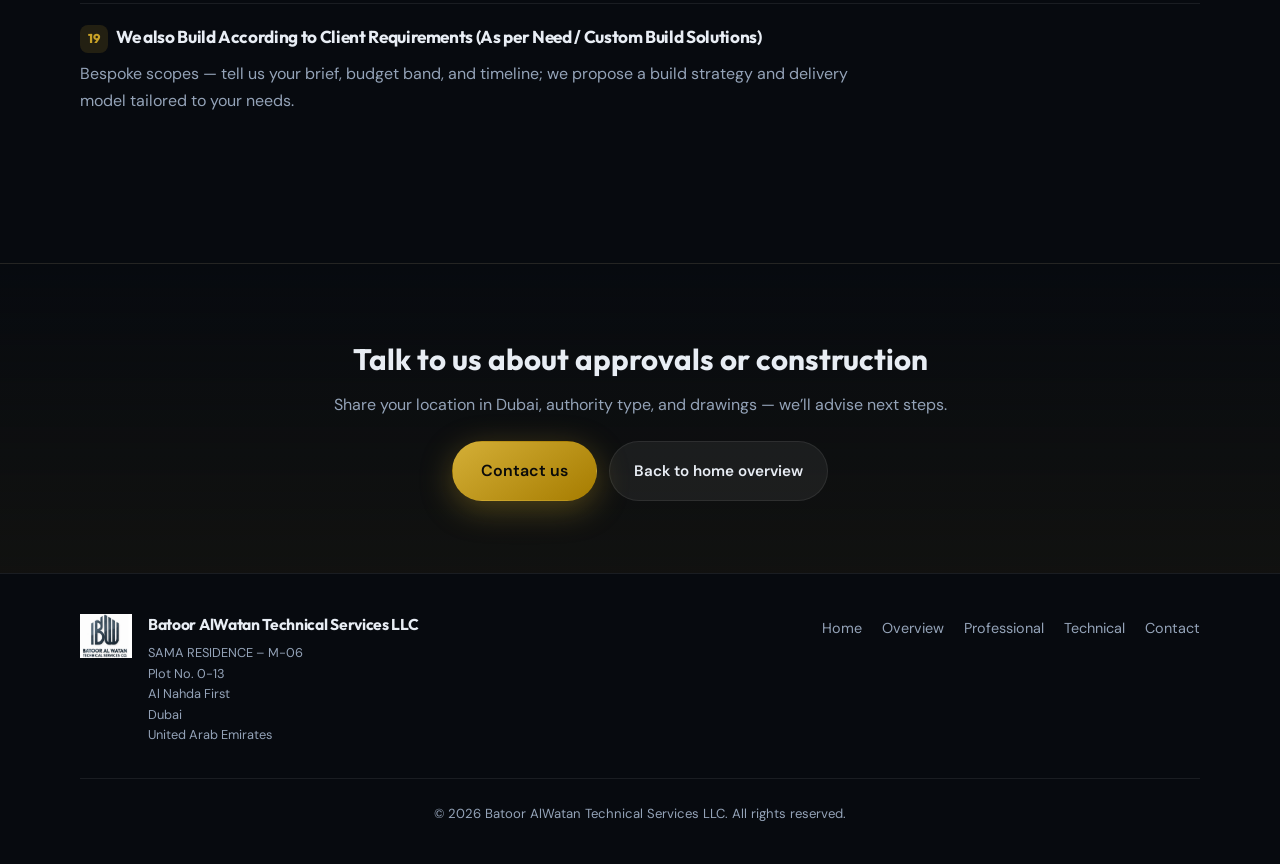
<file: professional-services.html>
<!DOCTYPE html>
<html lang="en">
<head>
  <meta charset="UTF-8" />
  <meta name="viewport" content="width=device-width, initial-scale=1.0" />
  <meta name="description" content="Batoor AlWatan — authority approvals (DDA, DM, Trakhees, Nakheel, DEWA), turnkey construction, MEP, permits, and project supervision in Dubai." />
  <title>Professional Services — Approvals &amp; Construction | Batoor AlWatan</title>
  <link rel="preconnect" href="https://fonts.googleapis.com" />
  <link rel="preconnect" href="https://fonts.gstatic.com" crossorigin />
  <link href="https://fonts.googleapis.com/css2?family=DM+Sans:ital,opsz,wght@0,9..40,400;0,9..40,500;0,9..40,600;0,9..40,700;1,9..40,400&family=Outfit:wght@400;500;600;700&display=swap" rel="stylesheet" />
  <link rel="icon" href="assets/images/logo.webp" type="image/webp" />
  <link rel="stylesheet" href="assets/css/style.css" />
</head>
<body class="pro-page-body">
  <div class="noise" aria-hidden="true"></div>
  <div class="nav-backdrop" id="nav-backdrop" aria-hidden="true"></div>

  <header class="header header--page" id="top">
    <div class="container header__inner">
      <a class="logo" href="index.html">
        <img class="logo__img" src="assets/images/logo.webp" width="200" height="56" alt="" decoding="async" />
        <span class="logo__title">Batoor AlWatan Technical Services LLC</span>
      </a>
      <button class="nav-toggle" type="button" aria-label="Open menu" aria-expanded="false">
        <span></span><span></span><span></span>
      </button>
      <nav class="nav" aria-label="Primary">
        <a href="index.html#hero">Home</a>
        <a href="index.html#showcase">Overview</a>
        <a href="index.html#professional-services">Professional</a>
        <a href="index.html#services">Technical</a>
        <a href="contact.html" class="btn btn--sm btn--outline nav__cta">Contact Us</a>
      </nav>
    </div>
  </header>

  <main class="pro-page">
    <section class="pro-page__hero">
      <div class="hero__bg hero__bg--animated" aria-hidden="true"></div>
      <div class="container pro-page__hero-inner">
        <p class="eyebrow eyebrow--line">Approvals · Construction · Coordination</p>
        <h1 class="pro-page__title">Professional services for <span class="text-gradient">Dubai projects</span></h1>
        <p class="pro-page__lead">
          We support clients with authority approvals, drawing packages, permit coordination, and construction delivery — from villas and service blocks to partitions, MEP, and custom builds. Share your plot, community, and scope; we’ll map the approval path and execution plan.
        </p>
        <div class="pro-page__jump">
          <a class="link-arrow" href="#ps-1">Full service list</a>
          <a class="link-arrow" href="#approvals-band">Authorities &amp; permits</a>
          <a class="link-arrow" href="#construction-band">Construction &amp; delivery</a>
        </div>
      </div>
    </section>

    <div class="container pro-page__toc">
      <nav class="pro-toc" aria-label="On this page">
        <h2 class="pro-toc__title">Jump to</h2>
        <ol class="pro-toc__list">
          <li><a href="#ps-1">Items 1–6</a> — Authorities &amp; DEWA</li>
          <li><a href="#ps-7">Items 7–13</a> — Construction &amp; MEP</li>
          <li><a href="#ps-14">Items 14–19</a> — Drawings, permits &amp; PM</li>
        </ol>
      </nav>
    </div>

    <section class="section pro-section">
      <div class="container">
        <h2 class="pro-section__h">Detailed scope — all 19 services</h2>

        <article class="pro-detail" id="ps-1">
          <h3 class="pro-detail__title"><span class="pro-detail__n">1</span> Complete Authorities Approvals</h3>
          <p class="pro-detail__text">End-to-end coordination for approval packages across relevant entities — structured checklist, document compilation, and status tracking until clearance.</p>
        </article>
        <article class="pro-detail" id="ps-2">
          <h3 class="pro-detail__title"><span class="pro-detail__n">2</span> DDA (Dubai Development Authority) Approvals</h3>
          <p class="pro-detail__text">Support for DDA-governed developments: submission formats, technical queries, and revisions aligned to authority feedback.</p>
        </article>
        <article class="pro-detail" id="ps-3">
          <h3 class="pro-detail__title"><span class="pro-detail__n">3</span> Dubai Municipality (DM) Approvals</h3>
          <p class="pro-detail__text">DM-related building and fit-out routes — drawings, inspections where applicable, and compliance with municipal requirements.</p>
        </article>
        <article class="pro-detail" id="ps-4">
          <h3 class="pro-detail__title"><span class="pro-detail__n">4</span> Trakhees Approvals</h3>
          <p class="pro-detail__text">Coordination for projects under Trakhees — documentation, fee cycles, and liaison for design and execution approvals.</p>
        </article>
        <article class="pro-detail" id="ps-5">
          <h3 class="pro-detail__title"><span class="pro-detail__n">5</span> Nakheel Approvals</h3>
          <p class="pro-detail__text">Nakheel community and master-developer requirements — submissions for modifications, additions, and contractor alignment.</p>
        </article>
        <article class="pro-detail" id="ps-6">
          <h3 class="pro-detail__title"><span class="pro-detail__n">6</span> DEWA Approvals</h3>
          <p class="pro-detail__text">Electrical and water authority applications, load requests, and coordination for energization and service connections.</p>
        </article>

        <p class="pro-band" id="approvals-band"><strong>Authorities &amp; documentation</strong> — NOCs, drawings, permits, and inspections across Dubai entities.</p>

        <article class="pro-detail" id="ps-7">
          <h3 class="pro-detail__title"><span class="pro-detail__n">7</span> G+1 Villa Construction (Complete Turnkey Solutions)</h3>
          <p class="pro-detail__text">End-to-end G+1 villa delivery — structure, envelope, and coordinated trades — scoped as a turnkey package with agreed milestones.</p>
        </article>
        <article class="pro-detail" id="ps-8">
          <h3 class="pro-detail__title"><span class="pro-detail__n">8</span> Service Block Construction</h3>
          <p class="pro-detail__text">Construction of standalone utility/service blocks — structural shell, openings, and MEP rough-ins per design.</p>
        </article>
        <article class="pro-detail" id="ps-9">
          <h3 class="pro-detail__title"><span class="pro-detail__n">9</span> Maid Room Construction</h3>
          <p class="pro-detail__text">New maid room additions or conversions — structural, waterproofing, and finishing aligned to approved layouts.</p>
        </article>
        <article class="pro-detail" id="ps-10">
          <h3 class="pro-detail__title"><span class="pro-detail__n">10</span> Partition Works (All Types)</h3>
          <p class="pro-detail__text">Metal stud, gypsum, glass, and block partitions — supply, installation, and finishing for offices and residential units.</p>
        </article>
        <article class="pro-detail" id="ps-11">
          <h3 class="pro-detail__title"><span class="pro-detail__n">11</span> Authority Approval for Partitions &amp; Modifications</h3>
          <p class="pro-detail__text">Specific approvals for partition layouts and internal modifications — matching authority and developer conditions before work on site.</p>
        </article>
        <article class="pro-detail" id="ps-12">
          <h3 class="pro-detail__title"><span class="pro-detail__n">12</span> Civil Works</h3>
          <p class="pro-detail__text">Concrete, blockwork, screeds, and structural touch-ups — integrated with following trades and inspection schedules.</p>
        </article>
        <article class="pro-detail" id="ps-13">
          <h3 class="pro-detail__title"><span class="pro-detail__n">13</span> MEP Works (Mechanical, Electrical &amp; Plumbing)</h3>
          <p class="pro-detail__text">Routing, installation, testing, and commissioning support for HVAC, power, lighting, and plumbing systems.</p>
        </article>

        <p class="pro-band" id="construction-band"><strong>Delivery &amp; coordination</strong> — drawings, permits, site execution, and handover.</p>

        <article class="pro-detail" id="ps-14">
          <h3 class="pro-detail__title"><span class="pro-detail__n">14</span> Drawing Preparation &amp; Submission</h3>
          <p class="pro-detail__text">Preparation or coordination of architectural, structural, and MEP drawings for submission — revision control and register of issued drawings.</p>
        </article>
        <article class="pro-detail" id="ps-15">
          <h3 class="pro-detail__title"><span class="pro-detail__n">15</span> Permit Approvals &amp; Coordination with Authorities</h3>
          <p class="pro-detail__text">Permit tracking, resubmissions, and multi-authority coordination so site work aligns with issued permits and validity windows.</p>
        </article>
        <article class="pro-detail" id="ps-16">
          <h3 class="pro-detail__title"><span class="pro-detail__n">16</span> Renovation &amp; Modification Works</h3>
          <p class="pro-detail__text">Targeted renovations — strip-out, rebuild, and finishes — with minimal disruption where phased handover is required.</p>
        </article>
        <article class="pro-detail" id="ps-17">
          <h3 class="pro-detail__title"><span class="pro-detail__n">17</span> Inspection &amp; Approval Handling</h3>
          <p class="pro-detail__text">Attendance and follow-up for scheduled inspections, snag lists, and formal clearance milestones.</p>
        </article>
        <article class="pro-detail" id="ps-18">
          <h3 class="pro-detail__title"><span class="pro-detail__n">18</span> Project Management &amp; Supervision</h3>
          <p class="pro-detail__text">Site supervision, contractor coordination, and progress reporting against schedule and quality benchmarks.</p>
        </article>
        <article class="pro-detail" id="ps-19">
          <h3 class="pro-detail__title"><span class="pro-detail__n">19</span> We also Build According to Client Requirements (As per Need / Custom Build Solutions)</h3>
          <p class="pro-detail__text">Bespoke scopes — tell us your brief, budget band, and timeline; we propose a build strategy and delivery model tailored to your needs.</p>
        </article>
      </div>
    </section>

    <section class="pro-page__cta">
      <div class="container pro-page__cta-inner">
        <h2 class="pro-page__cta-title">Talk to us about approvals or construction</h2>
        <p class="pro-page__cta-desc">Share your location in Dubai, authority type, and drawings — we’ll advise next steps.</p>
        <div class="pro-page__cta-actions">
          <a href="contact.html" class="btn btn--primary btn--shine btn--lg">Contact us</a>
          <a href="index.html#professional-services" class="btn btn--ghost">Back to home overview</a>
        </div>
      </div>
    </section>
  </main>

  <footer class="footer">
    <div class="container footer__inner">
      <div class="footer__brand">
        <a class="footer__logo" href="index.html" aria-label="Batoor AlWatan — home">
          <img class="logo__img logo__img--footer" src="assets/images/logo.webp" width="160" height="44" alt="" decoding="async" />
        </a>
        <div class="footer__brand-body">
          <p class="footer__name">Batoor AlWatan Technical Services LLC</p>
          <address class="footer__address">
            SAMA RESIDENCE – M-06<br />
            Plot No. 0-13<br />
            Al Nahda First<br />
            Dubai<br />
            United Arab Emirates
          </address>
        </div>
      </div>
      <div class="footer__links">
        <a href="index.html#hero">Home</a>
        <a href="index.html#showcase">Overview</a>
        <a href="index.html#professional-services">Professional</a>
        <a href="index.html#services">Technical</a>
        <a href="contact.html">Contact</a>
      </div>
      <p class="footer__copy">&copy; <span id="year"></span> Batoor AlWatan Technical Services LLC. All rights reserved.</p>
    </div>
  </footer>

  <a class="fab" href="https://wa.me/971501550321" target="_blank" rel="noopener noreferrer" aria-label="Chat on WhatsApp">
    <svg viewBox="0 0 24 24" fill="currentColor" aria-hidden="true"><path d="M17.472 14.382c-.297-.149-1.758-.867-2.03-.967-.273-.099-.471-.148-.67.15-.197.297-.767.966-.94 1.164-.173.199-.347.223-.644.075-.297-.15-1.255-.463-2.39-1.475-.883-.788-1.48-1.761-1.653-2.059-.173-.297-.018-.458.13-.606.134-.133.298-.347.446-.52.149-.174.198-.298.298-.497.099-.198.05-.371-.025-.52-.075-.149-.669-1.612-.916-2.207-.242-.579-.487-.5-.669-.51-.173-.008-.371-.01-.57-.01-.198 0-.52.074-.792.372-.272.297-1.04 1.016-1.04 2.479 0 1.462 1.065 2.875 1.213 3.074.149.198 2.096 3.2 5.077 4.487.709.306 1.262.489 1.694.625.712.227 1.36.195 1.871.118.571-.085 1.758-.719 2.006-1.413.248-.694.248-1.289.173-1.413-.074-.124-.272-.198-.57-.347m-5.421 7.403h-.004a9.87 9.87 0 01-5.031-1.378l-.361-.214-3.741.982.998-3.648-.235-.374a9.86 9.86 0 01-1.51-5.26c.001-5.45 4.436-9.884 9.888-9.884 2.64 0 5.122 1.03 6.988 2.898a9.825 9.825 0 012.893 6.994c-.003 5.45-4.437 9.884-9.885 9.884m8.413-18.297A11.815 11.815 0 0012.05 0C5.495 0 .16 5.335.157 11.892c0 2.096.547 4.142 1.588 5.945L.057 24l6.305-1.654a11.882 11.882 0 005.683 1.448h.005c6.554 0 11.89-5.335 11.893-11.893a11.821 11.821 0 00-3.48-8.413z"/></svg>
  </a>

  <script src="assets/js/main.js" defer></script>
</body>
</html>
</file>
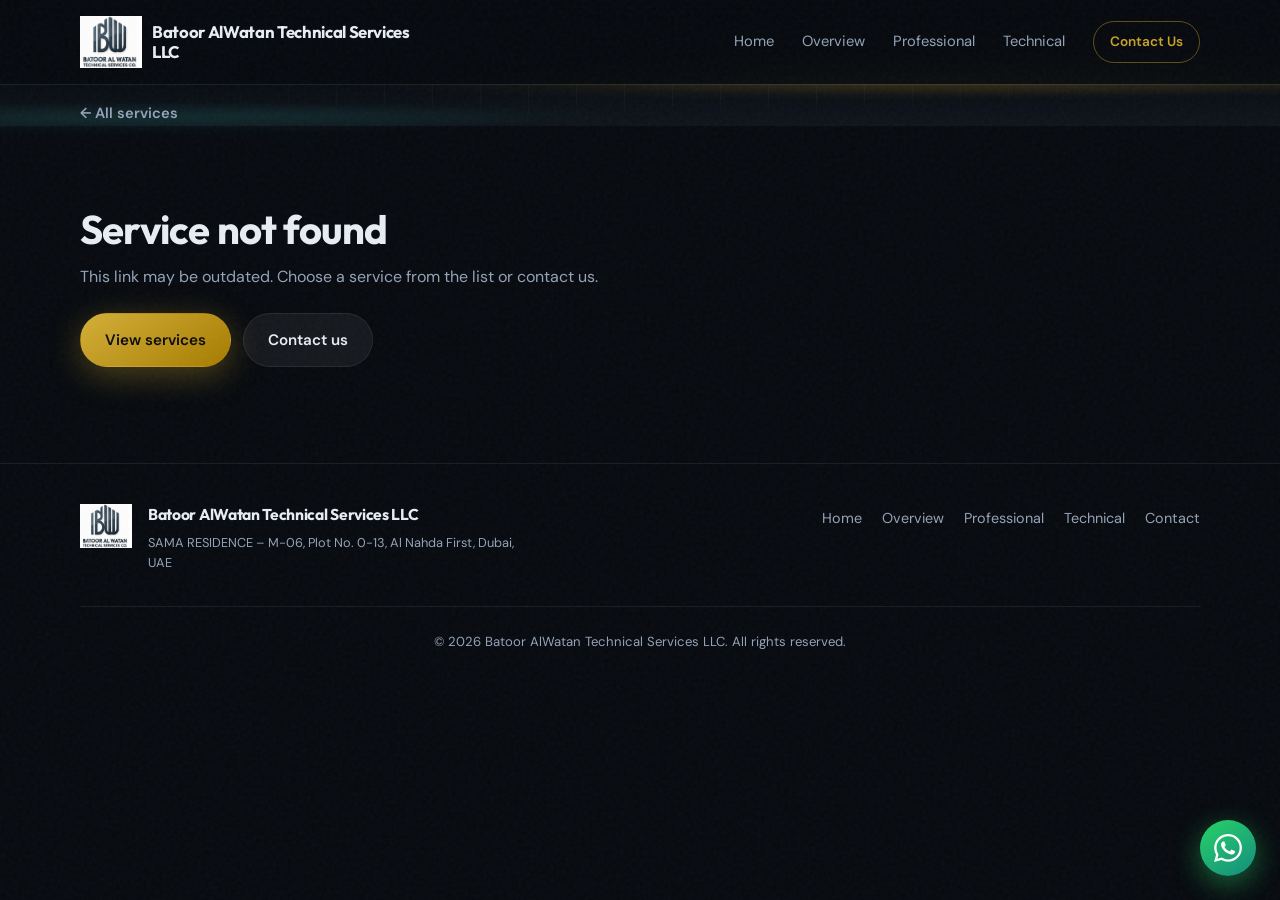
<file: service.html>
<!DOCTYPE html>
<html lang="en">
<head>
  <meta charset="UTF-8" />
  <meta name="viewport" content="width=device-width, initial-scale=1.0" />
  <meta name="description" content="Batoor AlWatan Technical Services LLC — service details and gallery in Dubai." />
  <title>Service | Batoor AlWatan Technical Services LLC</title>
  <link rel="preconnect" href="https://fonts.googleapis.com" />
  <link rel="preconnect" href="https://fonts.gstatic.com" crossorigin />
  <link href="https://fonts.googleapis.com/css2?family=DM+Sans:ital,opsz,wght@0,9..40,400;0,9..40,500;0,9..40,600;0,9..40,700;1,9..40,400&family=Outfit:wght@400;500;600;700&display=swap" rel="stylesheet" />
  <link rel="icon" href="assets/images/logo.webp" type="image/webp" />
  <link rel="stylesheet" href="assets/css/style.css" />
</head>
<body class="service-page-body">
  <div class="noise" aria-hidden="true"></div>
  <div class="nav-backdrop" id="nav-backdrop" aria-hidden="true"></div>

  <header class="header header--page" id="top">
    <div class="container header__inner">
      <a class="logo" href="index.html">
        <img class="logo__img" src="assets/images/logo.webp" width="200" height="56" alt="" decoding="async" />
        <span class="logo__title">Batoor AlWatan Technical Services LLC</span>
      </a>
      <button class="nav-toggle" type="button" aria-label="Open menu" aria-expanded="false">
        <span></span><span></span><span></span>
      </button>
      <nav class="nav" aria-label="Primary">
        <a href="index.html#hero">Home</a>
        <a href="index.html#showcase">Overview</a>
        <a href="index.html#professional-services">Professional</a>
        <a href="index.html#services">Technical</a>
        <a href="contact.html" class="btn btn--sm btn--outline nav__cta">Contact Us</a>
      </nav>
    </div>
  </header>

  <main class="service-page">
    <div class="service-page__hero">
      <div class="hero__bg hero__bg--animated" aria-hidden="true"></div>
      <div class="container">
        <p class="service-page__breadcrumb">
          <a href="index.html#services" class="link-arrow link-arrow--back">← All services</a>
        </p>
      </div>
    </div>

    <div id="service-not-found" class="service-not-found container" hidden>
      <h1 class="section__title">Service not found</h1>
      <p class="section__desc">This link may be outdated. Choose a service from the list or contact us.</p>
      <p class="service-page__actions">
        <a href="index.html#services" class="btn btn--primary">View services</a>
        <a href="contact.html" class="btn btn--ghost">Contact us</a>
      </p>
    </div>

    <article id="service-detail-root" class="service-detail container">
      <header class="service-detail__head reveal is-visible">
        <p class="eyebrow eyebrow--line">Batoor AlWatan · Dubai</p>
        <h1 id="service-title" class="service-detail__title">Loading…</h1>
        <p id="service-intro" class="service-detail__intro"></p>
      </header>

      <section class="service-detail__section reveal is-visible" aria-labelledby="gallery-heading">
        <h2 id="gallery-heading" class="service-detail__h2">Gallery</h2>
       
        <div id="service-gallery" class="service-gallery"></div>
      </section>

      <section class="service-detail__section reveal is-visible" aria-labelledby="scope-heading">
        <h2 id="scope-heading" class="service-detail__h2">What we cover</h2>
        <ul id="service-bullets" class="service-detail__bullets"></ul>
      </section>

      <div class="service-detail__cta">
        <a href="contact.html" class="btn btn--primary btn--shine btn--lg">Contact us for this service</a>
        <p class="service-detail__cta-hint">Request a site visit or quote — we serve all of Dubai.</p>
      </div>
    </article>
  </main>

  <footer class="footer">
    <div class="container footer__inner">
      <div class="footer__brand">
        <a class="footer__logo" href="index.html" aria-label="Batoor AlWatan — home">
          <img class="logo__img logo__img--footer" src="assets/images/logo.webp" width="160" height="44" alt="" decoding="async" />
        </a>
        <div class="footer__brand-body">
          <p class="footer__name">Batoor AlWatan Technical Services LLC</p>
          <address class="footer__address">
            SAMA RESIDENCE – M-06,
            Plot No. 0-13,
            Al Nahda First,
            Dubai, UAE
          </address>
        </div>
      </div>
      <div class="footer__links">
        <a href="index.html#hero">Home</a>
        <a href="index.html#showcase">Overview</a>
        <a href="index.html#professional-services">Professional</a>
        <a href="index.html#services">Technical</a>
        <a href="contact.html">Contact</a>
      </div>
      <p class="footer__copy">&copy; <span id="year"></span> Batoor AlWatan Technical Services LLC. All rights reserved.</p>
    </div>
  </footer>

  <a class="fab" href="https://wa.me/971501550321" target="_blank" rel="noopener noreferrer" aria-label="Chat on WhatsApp">
    <svg viewBox="0 0 24 24" fill="currentColor" aria-hidden="true"><path d="M17.472 14.382c-.297-.149-1.758-.867-2.03-.967-.273-.099-.471-.148-.67.15-.197.297-.767.966-.94 1.164-.173.199-.347.223-.644.075-.297-.15-1.255-.463-2.39-1.475-.883-.788-1.48-1.761-1.653-2.059-.173-.297-.018-.458.13-.606.134-.133.298-.347.446-.52.149-.174.198-.298.298-.497.099-.198.05-.371-.025-.52-.075-.149-.669-1.612-.916-2.207-.242-.579-.487-.5-.669-.51-.173-.008-.371-.01-.57-.01-.198 0-.52.074-.792.372-.272.297-1.04 1.016-1.04 2.479 0 1.462 1.065 2.875 1.213 3.074.149.198 2.096 3.2 5.077 4.487.709.306 1.262.489 1.694.625.712.227 1.36.195 1.871.118.571-.085 1.758-.719 2.006-1.413.248-.694.248-1.289.173-1.413-.074-.124-.272-.198-.57-.347m-5.421 7.403h-.004a9.87 9.87 0 01-5.031-1.378l-.361-.214-3.741.982.998-3.648-.235-.374a9.86 9.86 0 01-1.51-5.26c.001-5.45 4.436-9.884 9.888-9.884 2.64 0 5.122 1.03 6.988 2.898a9.825 9.825 0 012.893 6.994c-.003 5.45-4.437 9.884-9.885 9.884m8.413-18.297A11.815 11.815 0 0012.05 0C5.495 0 .16 5.335.157 11.892c0 2.096.547 4.142 1.588 5.945L.057 24l6.305-1.654a11.882 11.882 0 005.683 1.448h.005c6.554 0 11.89-5.335 11.893-11.893a11.821 11.821 0 00-3.48-8.413z"/></svg>
  </a>

  <script src="assets/js/services-data.js"></script>
  <script src="assets/js/service-page.js"></script>
  <script src="assets/js/main.js" defer></script>
</body>
</html>
</file>
<file: assets/css/style.css>
/* Batoo AlWatan — professional landing */
:root {
  --bg-deep: #070a0f;
  --bg-surface: #0e141c;
  --bg-elevated: #131b26;
  --border: rgba(255, 255, 255, 0.08);
  --text: #e8edf4;
  --text-muted: #94a3b8;
  --accent: #c9a227;
  --accent-dim: rgba(201, 162, 39, 0.15);
  --accent-glow: rgba(201, 162, 39, 0.35);
  --teal: #2dd4bf;
  --radius: 14px;
  --radius-lg: 22px;
  --font: "DM Sans", system-ui, sans-serif;
  --font-display: "Outfit", var(--font);
  --shadow: 0 24px 80px rgba(0, 0, 0, 0.45);
  --ease-out: cubic-bezier(0.22, 1, 0.36, 1);
}

*,
*::before,
*::after {
  box-sizing: border-box;
}

html {
  scroll-behavior: smooth;
}

body {
  margin: 0;
  font-family: var(--font);
  font-size: 1rem;
  line-height: 1.6;
  color: var(--text);
  background: var(--bg-deep);
  min-height: 100vh;
  overflow-x: hidden;
}

.noise {
  pointer-events: none;
  position: fixed;
  inset: 0;
  opacity: 0.04;
  z-index: 9999;
  background-image: url("data:image/svg+xml,%3Csvg viewBox='0 0 256 256' xmlns='http://www.w3.org/2000/svg'%3E%3Cfilter id='n'%3E%3CfeTurbulence type='fractalNoise' baseFrequency='0.9' numOctaves='4' stitchTiles='stitch'/%3E%3C/filter%3E%3Crect width='100%25' height='100%25' filter='url(%23n)'/%3E%3C/svg%3E");
}

a {
  color: inherit;
  text-decoration: none;
}

img {
  max-width: 100%;
  height: auto;
}

.container {
  width: min(1120px, 92vw);
  margin-inline: auto;
}

.eyebrow {
  font-size: 0.75rem;
  font-weight: 600;
  letter-spacing: 0.14em;
  text-transform: uppercase;
  color: var(--accent);
  margin: 0 0 0.75rem;
}

.section__title {
  font-family: var(--font-display);
  font-size: clamp(1.75rem, 4vw, 2.5rem);
  font-weight: 700;
  letter-spacing: -0.02em;
  margin: 0 0 0.75rem;
  line-height: 1.15;
}

.section__desc {
  color: var(--text-muted);
  max-width: 52ch;
  margin: 0;
}

.section {
  padding: clamp(4rem, 10vw, 7rem) 0;
  position: relative;
}

.section__head {
  margin-bottom: clamp(2rem, 5vw, 3rem);
}

.text-gradient {
  background: linear-gradient(135deg, #f5e6a6 0%, var(--accent) 50%, #b8860b 100%);
  background-size: 200% auto;
  -webkit-background-clip: text;
  background-clip: text;
  color: transparent;
  animation: gradient-shift 8s ease infinite;
}

@keyframes gradient-shift {
  0%,
  100% {
    background-position: 0% center;
  }
  50% {
    background-position: 100% center;
  }
}

.eyebrow--line {
  position: relative;
  padding-left: 1.25rem;
}

.eyebrow--line::before {
  content: "";
  position: absolute;
  left: 0;
  top: 50%;
  width: 0.65rem;
  height: 2px;
  background: linear-gradient(90deg, var(--accent), transparent);
  transform: translateY(-50%);
  animation: eyebrow-grow 1s var(--ease-out) 0.2s forwards;
  opacity: 0;
}

@keyframes eyebrow-grow {
  from {
    width: 0;
    opacity: 0;
  }
  to {
    width: 0.65rem;
    opacity: 1;
  }
}

/* Buttons */
.btn {
  display: inline-flex;
  align-items: center;
  justify-content: center;
  gap: 0.5rem;
  padding: 0.85rem 1.5rem;
  font-family: inherit;
  font-size: 0.95rem;
  font-weight: 600;
  border-radius: 999px;
  border: 1px solid transparent;
  cursor: pointer;
  transition: transform 0.35s var(--ease-out), box-shadow 0.35s var(--ease-out), background 0.25s, border-color 0.25s;
}

.btn--primary {
  background: linear-gradient(145deg, #d4af37 0%, #a67c00 100%);
  color: #0a0a0a;
  box-shadow: 0 8px 32px var(--accent-glow);
}

.btn--primary:hover {
  transform: translateY(-2px);
  box-shadow: 0 12px 40px var(--accent-glow);
}

.btn--ghost {
  background: rgba(255, 255, 255, 0.06);
  border-color: var(--border);
  color: var(--text);
}

.btn--ghost:hover {
  background: rgba(255, 255, 255, 0.1);
  border-color: rgba(255, 255, 255, 0.15);
}

.btn--outline {
  background: transparent;
  border-color: rgba(201, 162, 39, 0.45);
  color: var(--accent);
}

.btn--outline:hover {
  background: var(--accent-dim);
}

.btn--sm {
  padding: 0.55rem 1rem;
  font-size: 0.85rem;
}

.btn--full {
  width: 100%;
}

.btn--lg {
  padding: 1rem 1.75rem;
  font-size: 1rem;
}

.btn--shine {
  position: relative;
  overflow: hidden;
}

.btn--shine::after {
  content: "";
  position: absolute;
  inset: 0;
  pointer-events: none;
  background: linear-gradient(
    105deg,
    transparent 0%,
    transparent 40%,
    rgba(255, 255, 255, 0.35) 50%,
    transparent 60%,
    transparent 100%
  );
  transform: translateX(-120%);
  animation: btn-shine 4.5s ease-in-out infinite;
}

@keyframes btn-shine {
  0%,
  65% {
    transform: translateX(-120%);
  }
  85% {
    transform: translateX(120%);
  }
  100% {
    transform: translateX(120%);
  }
}

.btn--wa {
  border-color: rgba(37, 211, 102, 0.45);
  color: #4ade80;
}

.btn--wa:hover {
  background: rgba(37, 211, 102, 0.12);
  border-color: rgba(37, 211, 102, 0.55);
}

/* Header */
.header {
  position: fixed;
  top: 0;
  left: 0;
  right: 0;
  z-index: 1000;
  padding: 1rem 0;
  transition: background 0.4s var(--ease-out), backdrop-filter 0.4s, box-shadow 0.4s;
}

.header.is-scrolled {
  background: rgba(7, 10, 15, 0.85);
  backdrop-filter: blur(14px);
  -webkit-backdrop-filter: blur(14px);
  box-shadow: 0 1px 0 var(--border);
}

.header--page {
  background: rgba(7, 10, 15, 0.88);
  backdrop-filter: blur(14px);
  -webkit-backdrop-filter: blur(14px);
  box-shadow: 0 1px 0 var(--border);
}

.header__inner {
  display: flex;
  align-items: center;
  justify-content: space-between;
  gap: 1rem;
}

.logo {
  display: flex;
  align-items: center;
  gap: 0.65rem;
  min-width: 0;
  flex-shrink: 1;
  text-decoration: none;
}

.logo__img {
  display: block;
  flex-shrink: 0;
  height: clamp(38px, 9vw, 52px);
  width: auto;
  max-width: min(220px, 48vw);
  object-fit: contain;
  object-position: left center;
}

.logo__img--footer {
  height: 44px;
  width: auto;
  max-width: 170px;
  flex-shrink: 0;
  object-fit: contain;
}

.logo__title {
  font-family: var(--font-display);
  font-weight: 700;
  font-size: clamp(0.78rem, 1.5vw + 0.35rem, 1.05rem);
  line-height: 1.2;
  letter-spacing: -0.02em;
  color: var(--text);
  min-width: 0;
  max-width: 18rem;
}

@media (max-width: 520px) {
  .logo__title {
    max-width: 12rem;
    font-size: 0.72rem;
  }
}

.nav {
  display: flex;
  align-items: center;
  gap: 1.75rem;
}

.nav a:not(.btn) {
  font-size: 0.92rem;
  color: var(--text-muted);
  transition: color 0.2s;
}

.nav a:not(.btn):hover {
  color: var(--text);
}

.nav-toggle {
  display: none;
  flex-direction: column;
  justify-content: center;
  gap: 5px;
  width: 44px;
  height: 44px;
  padding: 0;
  border: 1px solid var(--border);
  border-radius: 10px;
  background: var(--bg-elevated);
  cursor: pointer;
}

.nav-toggle span {
  display: block;
  width: 20px;
  height: 2px;
  margin: 0 auto;
  background: var(--text);
  border-radius: 2px;
  transition: transform 0.3s, opacity 0.3s;
}

.nav-toggle.is-open span:nth-child(1) {
  transform: translateY(7px) rotate(45deg);
}

.nav-toggle.is-open span:nth-child(2) {
  opacity: 0;
}

.nav-toggle.is-open span:nth-child(3) {
  transform: translateY(-7px) rotate(-45deg);
}

.nav-backdrop {
  display: none;
  position: fixed;
  inset: 0;
  background: rgba(0, 0, 0, 0.55);
  z-index: 999;
  opacity: 0;
  transition: opacity 0.35s var(--ease-out);
  pointer-events: none;
}

.nav-backdrop.is-visible {
  opacity: 1;
  pointer-events: auto;
}

@media (max-width: 820px) {
  .nav-toggle {
    display: flex;
  }

  .nav-backdrop {
    display: block;
  }

  .nav {
    position: fixed;
    top: 0;
    right: 0;
    z-index: 1001;
    width: min(320px, 88vw);
    height: 100vh;
    flex-direction: column;
    align-items: stretch;
    padding: 5rem 1.5rem 2rem;
    background: var(--bg-surface);
    border-left: 1px solid var(--border);
    box-shadow: var(--shadow);
    transform: translateX(100%);
    transition: transform 0.4s var(--ease-out);
  }

  .nav.is-open {
    transform: translateX(0);
  }

  .nav a:not(.btn) {
    padding: 0.75rem 0;
    border-bottom: 1px solid var(--border);
  }

  .nav__cta {
    margin-top: 1rem;
    text-align: center;
  }
}

/* Hero */
.hero {
  position: relative;
  min-height: 100vh;
  min-height: 100dvh;
  display: flex;
  flex-direction: column;
  justify-content: center;
  padding: 7rem 0 5rem;
}

.hero__bg {
  position: absolute;
  inset: 0;
  background:
    radial-gradient(ellipse 80% 60% at 70% 20%, rgba(201, 162, 39, 0.12) 0%, transparent 55%),
    radial-gradient(ellipse 60% 50% at 20% 80%, rgba(45, 212, 191, 0.06) 0%, transparent 50%),
    linear-gradient(180deg, var(--bg-deep) 0%, var(--bg-surface) 100%);
  z-index: -1;
}

.hero__bg--animated::before {
  content: "";
  position: absolute;
  inset: -15%;
  background: radial-gradient(ellipse 70% 55% at 72% 18%, rgba(201, 162, 39, 0.18) 0%, transparent 50%),
    radial-gradient(ellipse 55% 50% at 18% 78%, rgba(45, 212, 191, 0.08) 0%, transparent 48%);
  animation: hero-float-bg 20s ease-in-out infinite;
  pointer-events: none;
}

@keyframes hero-float-bg {
  0%,
  100% {
    transform: translate(0, 0) scale(1);
    opacity: 1;
  }
  50% {
    transform: translate(2%, -2%) scale(1.06);
    opacity: 0.92;
  }
}

.hero-animate {
  animation: hero-enter 1s var(--ease-out) both;
}

.hero-animate--delay {
  animation-delay: 0.15s;
}

@keyframes hero-enter {
  from {
    opacity: 0;
    transform: translateY(32px);
  }
  to {
    opacity: 1;
    transform: translateY(0);
  }
}

.hero__title {
  font-family: var(--font-display);
  font-size: clamp(2.25rem, 5.5vw, 3.35rem);
  font-weight: 700;
  line-height: 1.1;
  letter-spacing: -0.03em;
  margin: 0 0 1.25rem;
  display: flex;
  flex-direction: column;
  gap: 0.15em;
}

.hero__title-line {
  display: block;
  animation: hero-line 0.9s var(--ease-out) both;
}

.hero__title-line:first-child {
  animation-delay: 0.05s;
}

.hero__title-line--accent {
  animation-delay: 0.18s;
}

@keyframes hero-line {
  from {
    opacity: 0;
    transform: translateY(20px);
    filter: blur(6px);
  }
  to {
    opacity: 1;
    transform: translateY(0);
    filter: blur(0);
  }
}

.hero__bg::after {
  content: "";
  position: absolute;
  inset: 0;
  background-image: linear-gradient(rgba(255, 255, 255, 0.03) 1px, transparent 1px),
    linear-gradient(90deg, rgba(255, 255, 255, 0.03) 1px, transparent 1px);
  background-size: 48px 48px;
  mask-image: radial-gradient(ellipse 70% 70% at 50% 40%, black 20%, transparent 70%);
  -webkit-mask-image: radial-gradient(ellipse 70% 70% at 50% 40%, black 20%, transparent 70%);
}

.hero__grid {
  display: grid;
  grid-template-columns: 1fr 1fr;
  gap: 3rem;
  align-items: center;
}

@media (max-width: 900px) {
  .hero__grid {
    grid-template-columns: 1fr;
  }
}

.hero__lead {
  color: var(--text-muted);
  font-size: 1.05rem;
  max-width: 52ch;
  margin: 0 0 1.75rem;
}

.hero__actions {
  display: flex;
  flex-wrap: wrap;
  gap: 0.75rem;
  margin-bottom: 2rem;
}

.hero__trust {
  list-style: none;
  padding: 0;
  margin: 0;
  display: flex;
  flex-direction: column;
  gap: 0.5rem;
  font-size: 0.9rem;
  color: var(--text-muted);
}

.hero__trust .dot {
  display: inline-block;
  width: 6px;
  height: 6px;
  border-radius: 50%;
  background: var(--teal);
  margin-right: 0.5rem;
  vertical-align: middle;
  box-shadow: 0 0 12px var(--teal);
}

.hero__visual {
  display: flex;
  justify-content: center;
  align-items: center;
}

.hero__figure {
  position: relative;
  width: min(100%, 440px);
  margin-inline: auto;
}

.hero__photo-wrap {
  position: relative;
  z-index: 1;
  border-radius: var(--radius-lg);
  overflow: hidden;
  border: 1px solid var(--border);
  box-shadow: var(--shadow);
  aspect-ratio: 4 / 3;
  background: var(--bg-elevated);
}

.hero__photo {
  display: block;
  width: 100%;
  height: 100%;
  object-fit: cover;
  object-position: center;
}

.hero__photo-shade {
  position: absolute;
  inset: 0;
  z-index: 1;
  background: linear-gradient(180deg, transparent 40%, rgba(7, 10, 15, 0.55) 100%);
  pointer-events: none;
}

.hero__stat-badge {
  position: absolute;
  right: 0.75rem;
  bottom: 0.75rem;
  z-index: 2;
  max-width: calc(100% - 1.5rem);
}

.hero__stat-badge-inner {
  padding: 0.75rem 1rem;
  border-radius: 12px;
  background: rgba(14, 20, 28, 0.9);
  backdrop-filter: blur(12px);
  -webkit-backdrop-filter: blur(12px);
  border: 1px solid rgba(255, 255, 255, 0.12);
  box-shadow: 0 12px 40px rgba(0, 0, 0, 0.4);
  text-align: right;
}

.hero__stat-badge .hero__stat-num {
  font-size: 2.35rem;
}

.hero__stat-badge .hero__stat-suffix {
  font-size: 1.45rem;
}

.hero__stat-badge .hero__stat-label {
  display: block;
  text-align: right;
  margin-top: 0.2rem;
  font-size: 0.8rem;
  max-width: none;
}

.hero__stat-num {
  font-family: var(--font-display);
  font-size: 3.5rem;
  font-weight: 800;
  letter-spacing: -0.04em;
  background: linear-gradient(180deg, #fff 0%, var(--text-muted) 100%);
  -webkit-background-clip: text;
  background-clip: text;
  color: transparent;
}

.hero__stat-suffix {
  font-family: var(--font-display);
  font-size: 2rem;
  font-weight: 700;
  color: var(--accent);
}

.hero__stat-label {
  display: block;
  text-align: center;
  color: var(--text-muted);
  font-size: 0.9rem;
  margin-top: 0.5rem;
  max-width: 18ch;
}

.hero__rings {
  position: absolute;
  inset: 0;
  z-index: 0;
  pointer-events: none;
}

.hero__rings span {
  position: absolute;
  border: 1px solid rgba(201, 162, 39, 0.2);
  border-radius: 50%;
  left: 50%;
  top: 50%;
  transform: translate(-50%, -50%);
  animation: ring-pulse 4s ease-in-out infinite;
}

.hero__rings span:nth-child(1) {
  width: 120%;
  height: 120%;
  animation-delay: 0s;
}

.hero__rings span:nth-child(2) {
  width: 145%;
  height: 145%;
  animation-delay: 0.5s;
  opacity: 0.6;
}

.hero__rings span:nth-child(3) {
  width: 170%;
  height: 170%;
  animation-delay: 1s;
  opacity: 0.35;
}

@keyframes ring-pulse {
  0%,
  100% {
    opacity: 0.35;
    transform: translate(-50%, -50%) scale(1);
  }
  50% {
    opacity: 0.6;
    transform: translate(-50%, -50%) scale(1.02);
  }
}

.float-slow {
  animation: float-slow 6s ease-in-out infinite;
}

@keyframes float-slow {
  0%,
  100% {
    transform: translateY(0);
  }
  50% {
    transform: translateY(-10px);
  }
}

.scroll-hint {
  position: absolute;
  bottom: 1.5rem;
  left: 50%;
  transform: translateX(-50%);
  opacity: 0.5;
  transition: opacity 0.3s;
}

.scroll-hint:hover {
  opacity: 1;
}

.scroll-hint__mouse {
  display: block;
  width: 22px;
  height: 36px;
  border: 2px solid rgba(255, 255, 255, 0.35);
  border-radius: 12px;
  position: relative;
}

.scroll-hint__mouse::after {
  content: "";
  position: absolute;
  left: 50%;
  top: 8px;
  width: 4px;
  height: 8px;
  margin-left: -2px;
  background: var(--accent);
  border-radius: 2px;
  animation: scroll-dot 2s ease-in-out infinite;
}

@keyframes scroll-dot {
  0%,
  100% {
    opacity: 1;
    transform: translateY(0);
  }
  50% {
    opacity: 0.3;
    transform: translateY(8px);
  }
}

/* Achievements */
.achievements {
  background: var(--bg-surface);
  border-block: 1px solid var(--border);
}

.achievements__grid {
  display: grid;
  grid-template-columns: repeat(4, 1fr);
  gap: 1.25rem;
}

@media (max-width: 900px) {
  .achievements__grid {
    grid-template-columns: repeat(2, 1fr);
  }
}

@media (max-width: 480px) {
  .achievements__grid {
    grid-template-columns: 1fr;
  }
}

.stat-card {
  background: var(--bg-elevated);
  border: 1px solid var(--border);
  border-radius: var(--radius);
  padding: 1.5rem;
  transition: transform 0.4s var(--ease-out), border-color 0.3s, box-shadow 0.4s;
}

.stat-card:hover {
  transform: translateY(-4px);
  border-color: rgba(201, 162, 39, 0.25);
  box-shadow: 0 20px 50px rgba(0, 0, 0, 0.35);
}

.stat-card__icon {
  width: 40px;
  height: 40px;
  color: var(--accent);
  margin-bottom: 1rem;
}

.stat-card__icon svg {
  width: 100%;
  height: 100%;
}

.stat-card__value {
  font-family: var(--font-display);
  font-size: 1.85rem;
  font-weight: 700;
  margin: 0 0 0.35rem;
  letter-spacing: -0.02em;
}

.stat-card__label {
  margin: 0;
  font-size: 0.88rem;
  color: var(--text-muted);
  line-height: 1.45;
}

/* Services */
.services__list {
  list-style: none;
  padding: 0;
  margin: 0;
  display: grid;
  gap: 0.65rem;
}

.services__item {
  margin: 0;
  padding: 0;
}

.service-item {
  position: relative;
  display: grid;
  grid-template-columns: auto 1fr;
  gap: 1rem;
  align-items: center;
  width: 100%;
  box-sizing: border-box;
  padding: 1rem 1.25rem;
  background: var(--bg-elevated);
  border: 1px solid var(--border);
  border-radius: var(--radius);
  text-decoration: none;
  color: inherit;
  transition: transform 0.35s var(--ease-out), border-color 0.3s, background 0.3s;
}

.service-item:focus-visible {
  outline: 2px solid var(--accent);
  outline-offset: 2px;
}

.service-item:hover {
  transform: translateX(6px);
  border-color: rgba(201, 162, 39, 0.2);
  background: rgba(19, 27, 38, 0.95);
}

.service-item::before {
  content: "";
  position: absolute;
  left: 0;
  top: 0;
  bottom: 0;
  width: 3px;
  border-radius: var(--radius) 0 0 var(--radius);
  background: linear-gradient(180deg, var(--accent), rgba(201, 162, 39, 0.2));
  opacity: 0;
  transform: scaleY(0.3);
  transition: opacity 0.35s var(--ease-out), transform 0.35s var(--ease-out);
}

.service-item:hover::before {
  opacity: 1;
  transform: scaleY(1);
}

@media (max-width: 520px) {
  .service-item:hover {
    transform: none;
  }
}

.service-item--accent {
  border-color: rgba(201, 162, 39, 0.35);
  background: linear-gradient(90deg, var(--accent-dim) 0%, var(--bg-elevated) 40%);
}

.service-item__n {
  font-family: var(--font-display);
  font-size: 0.8rem;
  font-weight: 700;
  color: var(--accent);
  opacity: 0.9;
  min-width: 2rem;
}

.service-item__text {
  font-size: 0.95rem;
}

.services__cta {
  margin-top: 2.5rem;
  text-align: center;
}

/* CTA strip */
.cta-strip {
  padding: clamp(2.5rem, 6vw, 3.5rem) 0;
  background: linear-gradient(135deg, rgba(201, 162, 39, 0.08) 0%, rgba(19, 27, 38, 0.95) 50%, rgba(45, 212, 191, 0.05) 100%);
  border-block: 1px solid var(--border);
  position: relative;
  overflow: hidden;
}

.cta-strip::before {
  content: "";
  position: absolute;
  inset: 0;
  background: radial-gradient(ellipse 50% 80% at 80% 50%, rgba(201, 162, 39, 0.12), transparent 55%);
  pointer-events: none;
  animation: cta-glow 12s ease-in-out infinite;
}

@keyframes cta-glow {
  0%,
  100% {
    opacity: 0.6;
    transform: scale(1);
  }
  50% {
    opacity: 1;
    transform: scale(1.05);
  }
}

.cta-strip__inner {
  position: relative;
  display: flex;
  flex-wrap: wrap;
  align-items: center;
  justify-content: space-between;
  gap: 1.5rem;
}

.cta-strip__title {
  font-family: var(--font-display);
  font-size: clamp(1.35rem, 3vw, 1.85rem);
  font-weight: 700;
  margin: 0 0 0.35rem;
  letter-spacing: -0.02em;
}

.cta-strip__desc {
  margin: 0;
  color: var(--text-muted);
  max-width: 42ch;
}

.cta-strip__actions {
  display: flex;
  flex-wrap: wrap;
  gap: 0.75rem;
}

@media (max-width: 640px) {
  .cta-strip__inner {
    flex-direction: column;
    align-items: stretch;
    text-align: center;
  }

  .cta-strip__actions {
    justify-content: center;
  }
}

/* Contact page */
.contact-page {
  padding-top: 4.5rem;
}

.contact-page__hero {
  position: relative;
  padding: clamp(4rem, 12vw, 6rem) 0 clamp(2rem, 5vw, 3rem);
  overflow: hidden;
}

.contact-page__hero .hero__bg {
  opacity: 0.85;
}

.contact-page__hero-inner {
  position: relative;
  max-width: 720px;
}

.contact-page__title {
  font-family: var(--font-display);
  font-size: clamp(2rem, 4.5vw, 2.75rem);
  font-weight: 700;
  line-height: 1.15;
  letter-spacing: -0.03em;
  margin: 0 0 1rem;
}

.contact-page__lead {
  color: var(--text-muted);
  font-size: 1.05rem;
  margin: 0;
  max-width: 54ch;
}

.contact--page {
  padding-top: 0;
}

.form-card__title {
  font-family: var(--font-display);
  font-size: 1.25rem;
  font-weight: 700;
  margin: 0 0 1.25rem;
  letter-spacing: -0.02em;
}

.contact__page-link,
.contact__back {
  margin: 1.5rem 0 0;
}

.link-arrow {
  font-size: 0.92rem;
  font-weight: 600;
  color: var(--accent);
  transition: color 0.2s, transform 0.25s var(--ease-out);
  display: inline-flex;
  align-items: center;
  gap: 0.35rem;
}

.link-arrow:hover {
  color: #e8c84a;
}

.link-arrow--back {
  color: var(--text-muted);
}

.link-arrow--back:hover {
  color: var(--accent);
}

/* Contact */
.contact {
  background: linear-gradient(180deg, var(--bg-deep) 0%, #0a1218 100%);
}

.contact__grid {
  display: grid;
  grid-template-columns: 1fr 1.1fr;
  gap: 3rem;
  align-items: start;
}

@media (max-width: 900px) {
  .contact__grid {
    grid-template-columns: 1fr;
  }
}

.contact__intro-text {
  margin-bottom: 2rem;
}

.contact__channels {
  display: flex;
  flex-direction: column;
  gap: 0.75rem;
}

.channel {
  display: flex;
  align-items: center;
  gap: 1rem;
  padding: 1rem 1.15rem;
  background: var(--bg-elevated);
  border: 1px solid var(--border);
  border-radius: var(--radius);
  transition: transform 0.3s var(--ease-out), border-color 0.3s;
}

.channel:hover {
  transform: translateX(4px);
  border-color: rgba(201, 162, 39, 0.3);
}

.channel__icon {
  width: 44px;
  height: 44px;
  border-radius: 12px;
  background: rgba(255, 255, 255, 0.06);
  flex-shrink: 0;
  background-repeat: no-repeat;
  background-position: center;
  background-size: 22px;
}

.channel__icon--wa {
  background-color: rgba(37, 211, 102, 0.15);
  background-image: url("data:image/svg+xml,%3Csvg xmlns='http://www.w3.org/2000/svg' viewBox='0 0 24 24' fill='%2325d366'%3E%3Cpath d='M17.472 14.382c-.297-.149-1.758-.867-2.03-.967-.273-.099-.471-.148-.67.15-.197.297-.767.966-.94 1.164-.173.199-.347.223-.644.075-.297-.15-1.255-.463-2.39-1.475-.883-.788-1.48-1.761-1.653-2.059-.173-.297-.018-.458.13-.606.134-.133.298-.347.446-.52.149-.174.198-.298.298-.497.099-.198.05-.371-.025-.52-.075-.149-.669-1.612-.916-2.207-.242-.579-.487-.5-.669-.51-.173-.008-.371-.01-.57-.01-.198 0-.52.074-.792.372-.272.297-1.04 1.016-1.04 2.479 0 1.462 1.065 2.875 1.213 3.074.149.198 2.096 3.2 5.077 4.487.709.306 1.262.489 1.694.625.712.227 1.36.195 1.871.118.571-.085 1.758-.719 2.006-1.413.248-.694.248-1.289.173-1.413-.074-.124-.272-.198-.57-.347m-5.421 7.403h-.004a9.87 9.87 0 01-5.031-1.378l-.361-.214-3.741.982.998-3.648-.235-.374a9.86 9.86 0 01-1.51-5.26c.001-5.45 4.436-9.884 9.888-9.884 2.64 0 5.122 1.03 6.988 2.898a9.825 9.825 0 012.893 6.994c-.003 5.45-4.437 9.884-9.885 9.884m8.413-18.297A11.815 11.815 0 0012.05 0C5.495 0 .16 5.335.157 11.892c0 2.096.547 4.142 1.588 5.945L.057 24l6.305-1.654a11.882 11.882 0 005.683 1.448h.005c6.554 0 11.89-5.335 11.893-11.893a11.821 11.821 0 00-3.48-8.413z'/%3E%3C/svg%3E");
}

.channel__icon--phone {
  background-image: url("data:image/svg+xml,%3Csvg xmlns='http://www.w3.org/2000/svg' fill='none' viewBox='0 0 24 24' stroke='%23c9a227' stroke-width='1.5'%3E%3Cpath d='M2.25 6.75c0 8.284 6.716 15 15 15h2.25a2.25 2.25 0 002.25-2.25v-1.372c0-.516-.351-.966-.852-1.091l-4.423-1.106c-.44-.11-.902.055-1.173.417l-.97 1.293c-.282.376-.769.542-1.21.38a12.035 12.035 0 01-7.143-7.143c-.162-.441.004-.928.38-1.21l1.293-.97c.363-.271.527-.734.417-1.173L6.963 3.102a1.125 1.125 0 00-1.091-.852H4.5A2.25 2.25 0 002.25 4.5v2.25z'/%3E%3C/svg%3E");
}

.channel__icon--mail {
  background-image: url("data:image/svg+xml,%3Csvg xmlns='http://www.w3.org/2000/svg' fill='none' viewBox='0 0 24 24' stroke='%232dd4bf' stroke-width='1.5'%3E%3Cpath d='M21.75 6.75v10.5a2.25 2.25 0 01-2.25 2.25h-15a2.25 2.25 0 01-2.25-2.25V6.75m19.5 0A2.25 2.25 0 0019.5 4.5h-15a2.25 2.25 0 00-2.25 2.25m19.5 0v.243a2.25 2.25 0 01-1.07 1.916l-7.5 4.615a2.25 2.25 0 01-2.36 0L3.32 8.91a2.25 2.25 0 01-1.07-1.916V6.75'/%3E%3C/svg%3E");
}

.channel__icon--pin {
  background-color: rgba(201, 162, 39, 0.12);
  background-image: url("data:image/svg+xml,%3Csvg xmlns='http://www.w3.org/2000/svg' fill='none' viewBox='0 0 24 24' stroke='%23c9a227' stroke-width='1.5'%3E%3Cpath d='M15 10.5a3 3 0 11-6 0 3 3 0 016 0z'/%3E%3Cpath d='M19.5 10.5c0 7-9 12-9 12s-9-5-9-12a9 9 0 1118 0z'/%3E%3C/svg%3E");
}

.channel--address {
  cursor: default;
}

.channel--address:hover {
  transform: none;
  border-color: var(--border);
}

.channel__value--address {
  margin: 0;
  font-weight: 500;
  line-height: 1.55;
  white-space: normal;
}

.channel__body {
  display: flex;
  flex-direction: column;
  gap: 0.15rem;
}

.channel__label {
  font-size: 0.72rem;
  text-transform: uppercase;
  letter-spacing: 0.08em;
  color: var(--text-muted);
}

.channel__value {
  font-size: 0.95rem;
  font-weight: 500;
  word-break: break-all;
}

.contact-form-wrap {
  background: var(--bg-elevated);
  border: 1px solid var(--border);
  border-radius: var(--radius-lg);
  padding: clamp(1.5rem, 4vw, 2rem);
  box-shadow: var(--shadow);
}

.contact-form .hp {
  position: absolute;
  left: -9999px;
  height: 0;
  width: 0;
  opacity: 0;
}

.contact-form {
  position: relative;
}

.form-row {
  margin-bottom: 1.1rem;
}

.form-row--half {
  display: grid;
  grid-template-columns: 1fr 1fr;
  gap: 1rem;
}

@media (max-width: 520px) {
  .form-row--half {
    grid-template-columns: 1fr;
  }
}

.form-row label {
  display: block;
  font-size: 0.82rem;
  font-weight: 500;
  margin-bottom: 0.4rem;
  color: var(--text-muted);
}

.form-row input,
.form-row select,
.form-row textarea {
  width: 100%;
  padding: 0.75rem 1rem;
  font-family: inherit;
  font-size: 0.95rem;
  color: var(--text);
  background: var(--bg-surface);
  border: 1px solid var(--border);
  border-radius: 10px;
  transition: border-color 0.2s, box-shadow 0.2s;
}

.form-row input:focus,
.form-row select:focus,
.form-row textarea:focus {
  outline: none;
  border-color: rgba(201, 162, 39, 0.5);
  box-shadow: 0 0 0 3px var(--accent-dim);
}

.form-row textarea {
  resize: vertical;
  min-height: 120px;
}

.form-note {
  margin: 1rem 0 0;
  font-size: 0.88rem;
  min-height: 1.25em;
}

.form-note.is-success {
  color: var(--teal);
}

.form-note.is-error {
  color: #f87171;
}

/* Footer */
.footer {
  padding: 2.5rem 0;
  border-top: 1px solid var(--border);
  background: var(--bg-deep);
}

.footer__inner {
  display: flex;
  flex-wrap: wrap;
  align-items: flex-start;
  justify-content: space-between;
  gap: 2rem 2rem;
}

.footer__brand {
  display: flex;
  align-items: flex-start;
  gap: 1rem;
  flex: 1 1 280px;
  max-width: 28rem;
  min-width: 0;
}

.footer__logo {
  display: block;
  flex-shrink: 0;
  line-height: 0;
  border-radius: 10px;
  transition: opacity 0.2s;
}

.footer__logo:hover {
  opacity: 0.9;
}

.footer__logo:focus-visible {
  outline: 2px solid var(--accent);
  outline-offset: 3px;
}

.footer__brand-body {
  min-width: 0;
}

.footer__name {
  margin: 0 0 0.5rem;
  font-family: var(--font-display);
  font-size: 0.98rem;
  font-weight: 700;
  letter-spacing: -0.02em;
  line-height: 1.35;
  color: var(--text);
}

.footer__address {
  margin: 0;
  font-size: 0.8rem;
  color: var(--text-muted);
  font-style: normal;
  line-height: 1.6;
}

.footer__links {
  display: flex;
  flex-wrap: wrap;
  justify-content: flex-end;
  gap: 1rem 1.25rem;
  flex-shrink: 0;
  padding-top: 0.2rem;
}

@media (max-width: 640px) {
  .footer__inner {
    flex-direction: column;
    align-items: center;
    text-align: center;
  }

  .footer__brand {
    flex-direction: column;
    align-items: center;
    max-width: 22rem;
  }

  .footer__brand-body {
    text-align: center;
  }

  .footer__links {
    justify-content: center;
    padding-top: 0;
  }
}

.footer__links a {
  font-size: 0.9rem;
  color: var(--text-muted);
  transition: color 0.2s;
}

.footer__links a:hover {
  color: var(--accent);
}

.footer__copy {
  width: 100%;
  text-align: center;
  margin: 0;
  padding-top: 1.5rem;
  border-top: 1px solid var(--border);
  font-size: 0.82rem;
  color: var(--text-muted);
}

/* FAB WhatsApp */
.fab {
  position: fixed;
  bottom: 1.5rem;
  right: 1.5rem;
  width: 56px;
  height: 56px;
  border-radius: 50%;
  background: linear-gradient(145deg, #25d366 0%, #128c7e 100%);
  color: #fff;
  display: grid;
  place-items: center;
  box-shadow: 0 8px 28px rgba(37, 211, 102, 0.45);
  z-index: 900;
  transition: transform 0.35s var(--ease-out), box-shadow 0.35s;
  animation: fab-pulse 3s ease-in-out infinite;
}

.fab:hover {
  transform: scale(1.08);
  box-shadow: 0 12px 36px rgba(37, 211, 102, 0.55);
}

.fab svg {
  width: 28px;
  height: 28px;
}

@keyframes fab-pulse {
  0%,
  100% {
    box-shadow: 0 8px 28px rgba(37, 211, 102, 0.45);
  }
  50% {
    box-shadow: 0 8px 36px rgba(37, 211, 102, 0.65);
  }
}

/* Post-hero showcase (distinct layout) */
.showcase {
  position: relative;
  padding: clamp(3.5rem, 10vw, 5.5rem) 0;
  margin-top: -1px;
  overflow: hidden;
}

.showcase__bg {
  position: absolute;
  inset: 0;
  background:
    linear-gradient(165deg, rgba(13, 25, 32, 0.98) 0%, rgba(7, 15, 22, 1) 45%, rgba(10, 28, 26, 0.95) 100%),
    radial-gradient(ellipse 90% 80% at 10% 20%, rgba(45, 212, 191, 0.09) 0%, transparent 55%),
    radial-gradient(ellipse 70% 60% at 90% 80%, rgba(201, 162, 39, 0.08) 0%, transparent 50%);
  z-index: 0;
}

.showcase__bg::after {
  content: "";
  position: absolute;
  inset: 0;
  background-image: radial-gradient(rgba(255, 255, 255, 0.06) 1px, transparent 1px);
  background-size: 28px 28px;
  opacity: 0.35;
  mask-image: linear-gradient(180deg, black 0%, transparent 92%);
}

.showcase__layout {
  position: relative;
  z-index: 1;
  display: grid;
  grid-template-columns: 1fr 1.05fr;
  gap: clamp(2rem, 5vw, 3.5rem);
  align-items: start;
}

@media (max-width: 960px) {
  .showcase__layout {
    grid-template-columns: 1fr;
  }
}

.showcase__kicker {
  display: inline-block;
  font-size: 0.72rem;
  font-weight: 700;
  letter-spacing: 0.2em;
  text-transform: uppercase;
  color: var(--teal);
  margin-bottom: 1rem;
}

.showcase__headline {
  font-family: var(--font-display);
  font-size: clamp(1.65rem, 3.8vw, 2.35rem);
  font-weight: 700;
  line-height: 1.18;
  letter-spacing: -0.03em;
  margin: 0 0 1rem;
  color: var(--text);
  max-width: 22ch;
}

.showcase__lede {
  margin: 0 0 1.75rem;
  color: var(--text-muted);
  font-size: 1.02rem;
  line-height: 1.65;
  max-width: 52ch;
}

.showcase__actions {
  display: flex;
  flex-wrap: wrap;
  gap: 0.75rem;
}

.showcase__panels {
  display: grid;
  grid-template-columns: 1fr 1fr;
  gap: 1rem;
}

@media (max-width: 520px) {
  .showcase__panels {
    grid-template-columns: 1fr;
  }
}

.showcase-panel {
  padding: 1.25rem 1.35rem;
  border-radius: var(--radius);
  background: rgba(14, 20, 28, 0.65);
  border: 1px solid rgba(45, 212, 191, 0.18);
  box-shadow: 0 16px 48px rgba(0, 0, 0, 0.35);
  backdrop-filter: blur(10px);
  -webkit-backdrop-filter: blur(10px);
  transition: border-color 0.3s, transform 0.35s var(--ease-out);
}

.showcase-panel:hover {
  border-color: rgba(45, 212, 191, 0.35);
  transform: translateY(-3px);
}

.showcase-panel__icon {
  width: 40px;
  height: 40px;
  color: var(--teal);
  margin-bottom: 0.75rem;
}

.showcase-panel__icon svg {
  width: 100%;
  height: 100%;
}

.showcase-panel__title {
  font-family: var(--font-display);
  font-size: 1.05rem;
  font-weight: 700;
  margin: 0 0 0.4rem;
  letter-spacing: -0.02em;
}

.showcase-panel__text {
  margin: 0;
  font-size: 0.88rem;
  color: var(--text-muted);
  line-height: 1.5;
}

/* Professional services (home grid) */
.pro-services {
  background: linear-gradient(180deg, var(--bg-surface) 0%, rgba(19, 27, 38, 0.5) 50%, var(--bg-deep) 100%);
  border-block: 1px solid var(--border);
}

.pro-services__grid {
  list-style: none;
  margin: 0;
  padding: 0;
  display: grid;
  grid-template-columns: repeat(auto-fill, minmax(280px, 1fr));
  gap: 0.75rem;
}

.pro-services__item {
  margin: 0;
  padding: 0;
}

.pro-card {
  display: flex;
  align-items: flex-start;
  gap: 0.85rem;
  width: 100%;
  box-sizing: border-box;
  min-height: 100%;
  padding: 1rem 1.15rem;
  background: var(--bg-elevated);
  border: 1px solid var(--border);
  border-radius: var(--radius);
  text-decoration: none;
  color: inherit;
  transition: transform 0.3s var(--ease-out), border-color 0.25s, box-shadow 0.3s;
}

.pro-card:hover {
  transform: translateY(-2px);
  border-color: rgba(201, 162, 39, 0.28);
  box-shadow: 0 12px 36px rgba(0, 0, 0, 0.28);
}

.pro-card:focus-visible {
  outline: 2px solid var(--accent);
  outline-offset: 2px;
}

.pro-card__n {
  flex-shrink: 0;
  font-family: var(--font-display);
  font-size: 0.8rem;
  font-weight: 800;
  color: var(--teal);
  min-width: 1.75rem;
}

.pro-card__text {
  font-size: 0.92rem;
  line-height: 1.45;
}

.pro-card--accent {
  border-color: rgba(201, 162, 39, 0.35);
  background: linear-gradient(135deg, rgba(201, 162, 39, 0.08) 0%, var(--bg-elevated) 55%);
}

.pro-services__cta {
  margin-top: 2.5rem;
  display: flex;
  flex-wrap: wrap;
  gap: 0.75rem;
  justify-content: center;
  align-items: center;
}

/* Professional services full page */
.pro-page {
  padding-top: 4.5rem;
}

.pro-page__hero {
  position: relative;
  padding: clamp(3rem, 8vw, 4.5rem) 0 clamp(2rem, 4vw, 3rem);
  overflow: hidden;
}

.pro-page__hero-inner {
  position: relative;
  max-width: 800px;
}

.pro-page__title {
  font-family: var(--font-display);
  font-size: clamp(1.85rem, 4vw, 2.65rem);
  font-weight: 700;
  line-height: 1.15;
  letter-spacing: -0.03em;
  margin: 0 0 1rem;
}

.pro-page__lead {
  color: var(--text-muted);
  font-size: 1.05rem;
  line-height: 1.65;
  margin: 0 0 1.5rem;
}

.pro-page__jump {
  display: flex;
  flex-wrap: wrap;
  gap: 1rem 1.5rem;
}

.pro-page__toc {
  padding: 1.5rem 0 0;
}

.pro-toc {
  padding: 1.25rem 1.5rem;
  border-radius: var(--radius);
  border: 1px solid var(--border);
  background: var(--bg-elevated);
}

.pro-toc__title {
  font-size: 0.75rem;
  text-transform: uppercase;
  letter-spacing: 0.12em;
  color: var(--accent);
  margin: 0 0 0.75rem;
}

.pro-toc__list {
  margin: 0;
  padding-left: 1.2rem;
  color: var(--text-muted);
  font-size: 0.9rem;
  line-height: 1.7;
}

.pro-toc__list a {
  color: var(--text);
  font-weight: 600;
}

.pro-toc__list a:hover {
  color: var(--accent);
}

.pro-section {
  padding-top: 2rem;
}

.pro-section__h {
  font-family: var(--font-display);
  font-size: clamp(1.35rem, 3vw, 1.75rem);
  margin: 0 0 0.75rem;
}

.pro-section__intro {
  color: var(--text-muted);
  margin: 0 0 2rem;
  max-width: 62ch;
  line-height: 1.6;
}

.pro-band {
  margin: 2.5rem 0 1.5rem;
  padding: 1rem 1.25rem;
  border-radius: var(--radius);
  border-left: 4px solid var(--teal);
  background: rgba(45, 212, 191, 0.06);
  color: var(--text-muted);
  font-size: 0.95rem;
  line-height: 1.5;
}

.pro-band strong {
  color: var(--text);
}

.pro-detail {
  padding: 1.35rem 0;
  border-bottom: 1px solid var(--border);
  scroll-margin-top: 6rem;
}

.pro-detail:last-of-type {
  border-bottom: none;
}

.pro-detail__title {
  font-family: var(--font-display);
  font-size: 1.08rem;
  font-weight: 700;
  margin: 0 0 0.5rem;
  line-height: 1.35;
  letter-spacing: -0.02em;
  display: flex;
  align-items: baseline;
  gap: 0.5rem;
  flex-wrap: wrap;
}

.pro-detail__n {
  display: inline-flex;
  align-items: center;
  justify-content: center;
  min-width: 1.75rem;
  height: 1.75rem;
  padding: 0 0.35rem;
  border-radius: 8px;
  background: rgba(201, 162, 39, 0.15);
  color: var(--accent);
  font-size: 0.8rem;
  font-weight: 800;
  flex-shrink: 0;
}

.pro-detail__text {
  margin: 0;
  color: var(--text-muted);
  line-height: 1.65;
  max-width: 72ch;
}

.pro-page__cta {
  padding: clamp(3rem, 8vw, 4.5rem) 0;
  margin-top: 1rem;
  border-top: 1px solid var(--border);
  background: linear-gradient(180deg, var(--bg-deep) 0%, rgba(201, 162, 39, 0.05) 100%);
}

.pro-page__cta-inner {
  text-align: center;
}

.pro-page__cta-title {
  font-family: var(--font-display);
  font-size: clamp(1.35rem, 3vw, 1.85rem);
  margin: 0 0 0.5rem;
}

.pro-page__cta-desc {
  color: var(--text-muted);
  margin: 0 0 1.5rem;
}

.pro-page__cta-actions {
  display: flex;
  flex-wrap: wrap;
  gap: 0.75rem;
  justify-content: center;
}

/* Service detail page */
.service-page {
  padding-top: 4.5rem;
}

.service-page__hero {
  position: relative;
  padding: 1.25rem 0 0;
  min-height: 0;
}

.service-page__breadcrumb {
  margin: 0;
  padding-top: 0.5rem;
}

.service-not-found {
  padding: clamp(3rem, 8vw, 5rem) 0;
}

.service-page__actions {
  display: flex;
  flex-wrap: wrap;
  gap: 0.75rem;
  margin-top: 1.5rem;
}

.service-detail {
  padding-bottom: 0;
}

.service-detail__head {
  padding: clamp(1rem, 3vw, 2rem) 0 1.5rem;
}

.service-detail__title {
  font-family: var(--font-display);
  font-size: clamp(1.65rem, 4vw, 2.35rem);
  font-weight: 700;
  letter-spacing: -0.03em;
  line-height: 1.15;
  margin: 0 0 1rem;
}

.service-detail__intro {
  color: var(--text-muted);
  font-size: 1.05rem;
  line-height: 1.65;
  max-width: 65ch;
  margin: 0;
}

.service-detail__section {
  margin-top: 2.25rem;
}

.service-detail__h2 {
  font-family: var(--font-display);
  font-size: 1.25rem;
  font-weight: 700;
  margin: 0 0 0.75rem;
  letter-spacing: -0.02em;
}

.service-detail__note {
  font-size: 0.88rem;
  color: var(--text-muted);
  margin: 0 0 1.25rem;
  max-width: 65ch;
  line-height: 1.55;
}

.service-detail__google-wrap {
  display: inline;
}

.service-detail__google-link {
  color: var(--accent);
  font-weight: 600;
  text-decoration: underline;
  text-underline-offset: 2px;
}

.service-detail__google-link:hover {
  color: #e8c84a;
}

.service-gallery {
  display: grid;
  grid-template-columns: repeat(auto-fit, minmax(240px, 1fr));
  gap: 1rem;
}

.service-gallery__item {
  margin: 0;
  border-radius: var(--radius);
  overflow: hidden;
  border: 1px solid var(--border);
  background: var(--bg-elevated);
  box-shadow: 0 12px 40px rgba(0, 0, 0, 0.2);
}

.service-gallery__item img {
  width: 100%;
  height: auto;
  display: block;
  aspect-ratio: 4 / 3;
  object-fit: cover;
}

.service-detail__bullets {
  margin: 0;
  padding-left: 1.2rem;
  color: var(--text-muted);
  line-height: 1.7;
  max-width: 60ch;
}

.service-detail__bullets li {
  margin-bottom: 0.5rem;
}

.service-detail__bullets li:last-child {
  margin-bottom: 0;
}

.service-detail__cta {
  text-align: center;
  padding: clamp(2.5rem, 6vw, 3.5rem) 0 clamp(3rem, 8vw, 4rem);
  margin-top: 2rem;
  border-top: 1px solid var(--border);
  background: linear-gradient(180deg, transparent 0%, rgba(201, 162, 39, 0.04) 100%);
}

.service-detail__cta-hint {
  margin: 1rem 0 0;
  font-size: 0.9rem;
  color: var(--text-muted);
}

/* Reveal animations */
.reveal {
  opacity: 0;
  transform: translateY(28px);
  transition: opacity 0.7s var(--ease-out), transform 0.7s var(--ease-out);
}

.reveal.is-visible {
  opacity: 1;
  transform: translateY(0);
}

@media (prefers-reduced-motion: reduce) {
  html {
    scroll-behavior: auto;
  }

  .reveal {
    opacity: 1;
    transform: none;
    transition: none;
  }

  .text-gradient {
    animation: none;
    background-size: auto;
  }

  .eyebrow--line::before {
    animation: none;
    width: 0.65rem;
    opacity: 1;
  }

  .hero-animate,
  .hero__title-line {
    animation: none;
    opacity: 1;
    transform: none;
    filter: none;
  }

  .hero__bg--animated::before,
  .btn--shine::after,
  .cta-strip::before {
    animation: none;
  }

  .float-slow,
  .hero__rings span,
  .fab,
  .scroll-hint__mouse::after {
    animation: none;
  }
}
</file>
